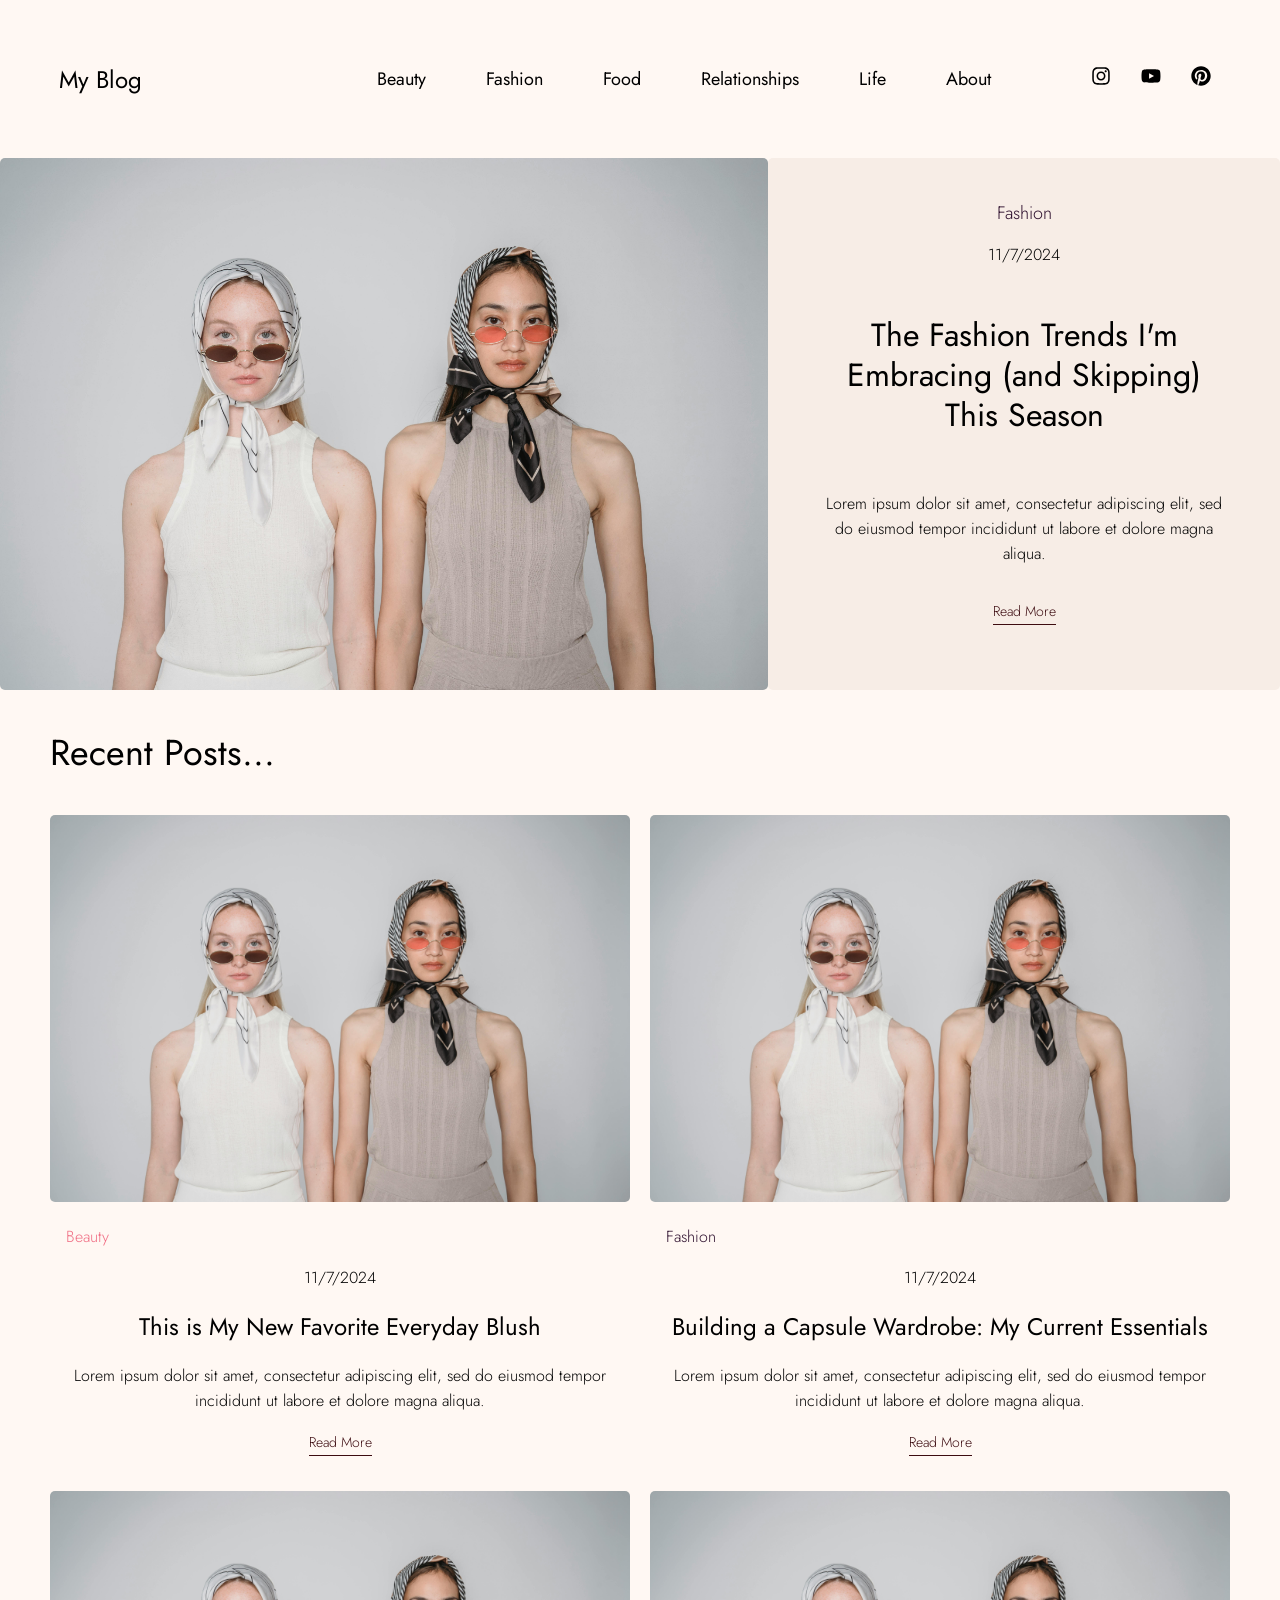
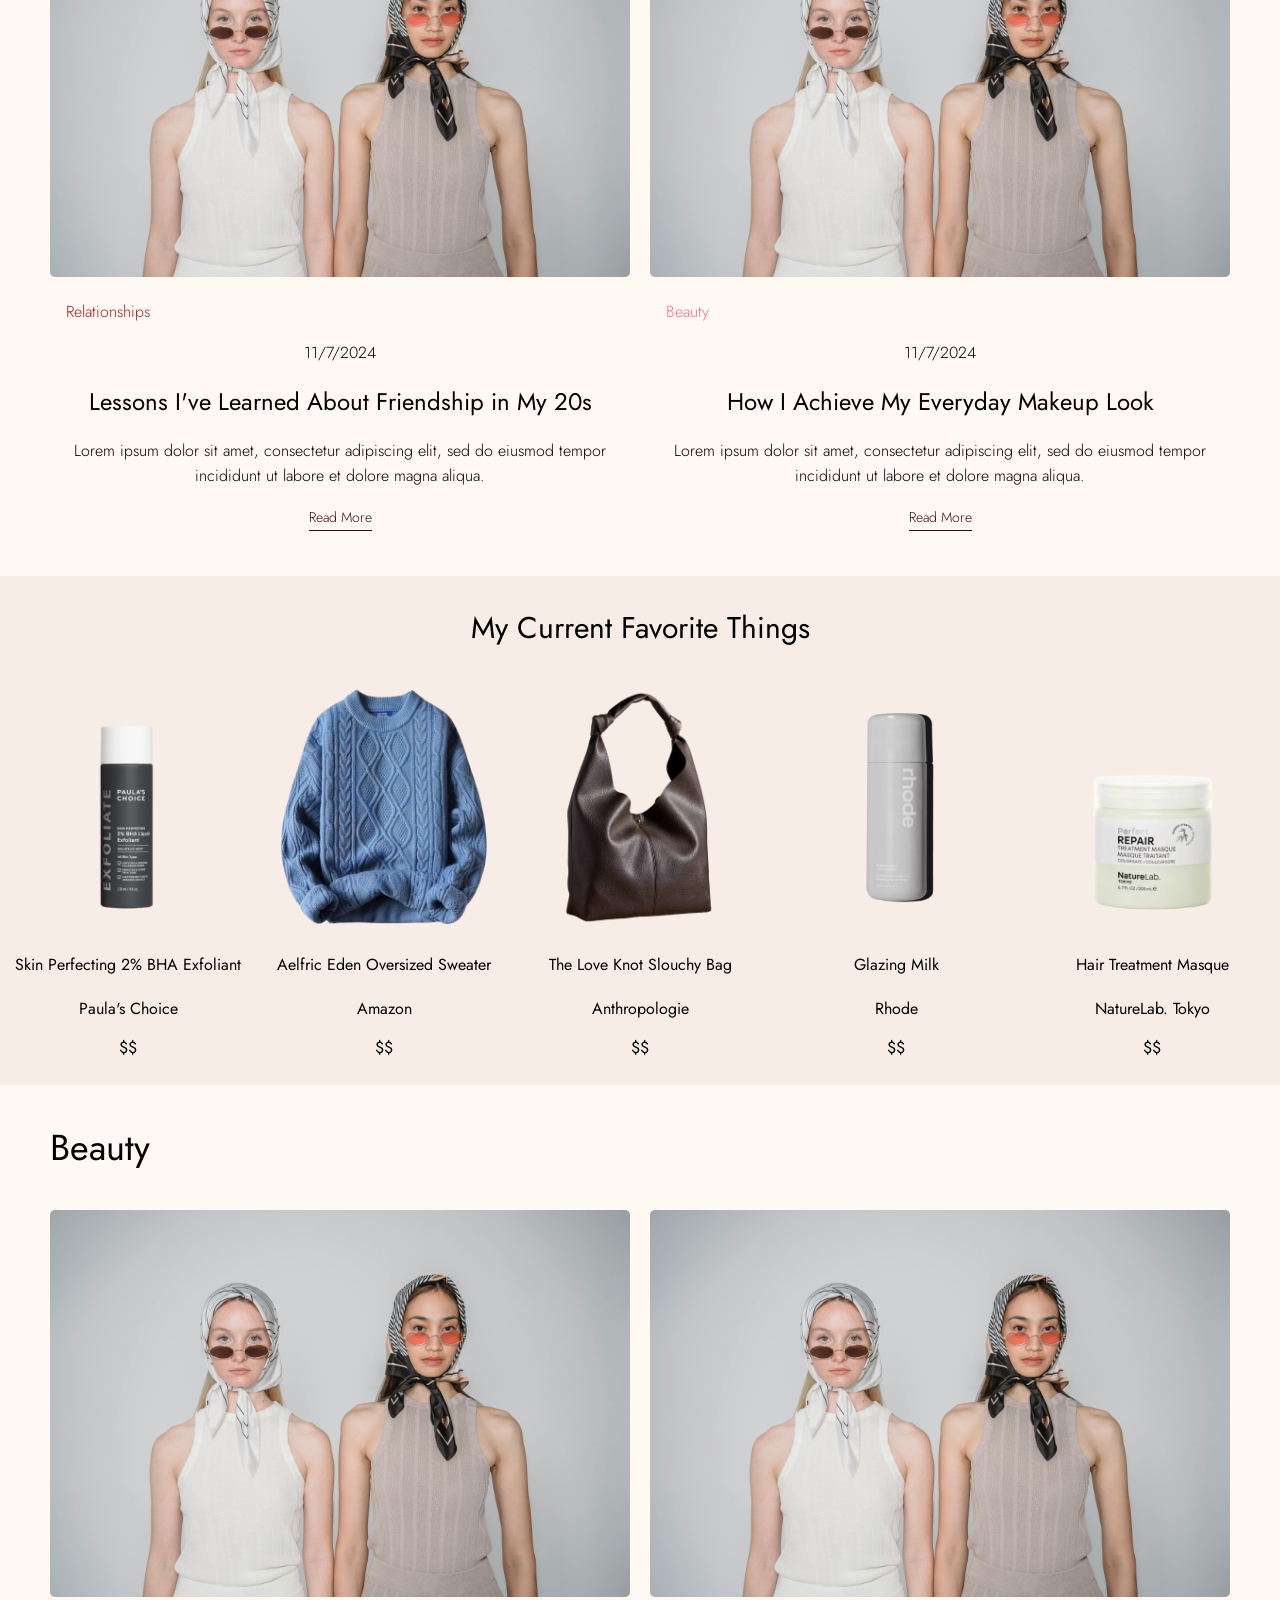
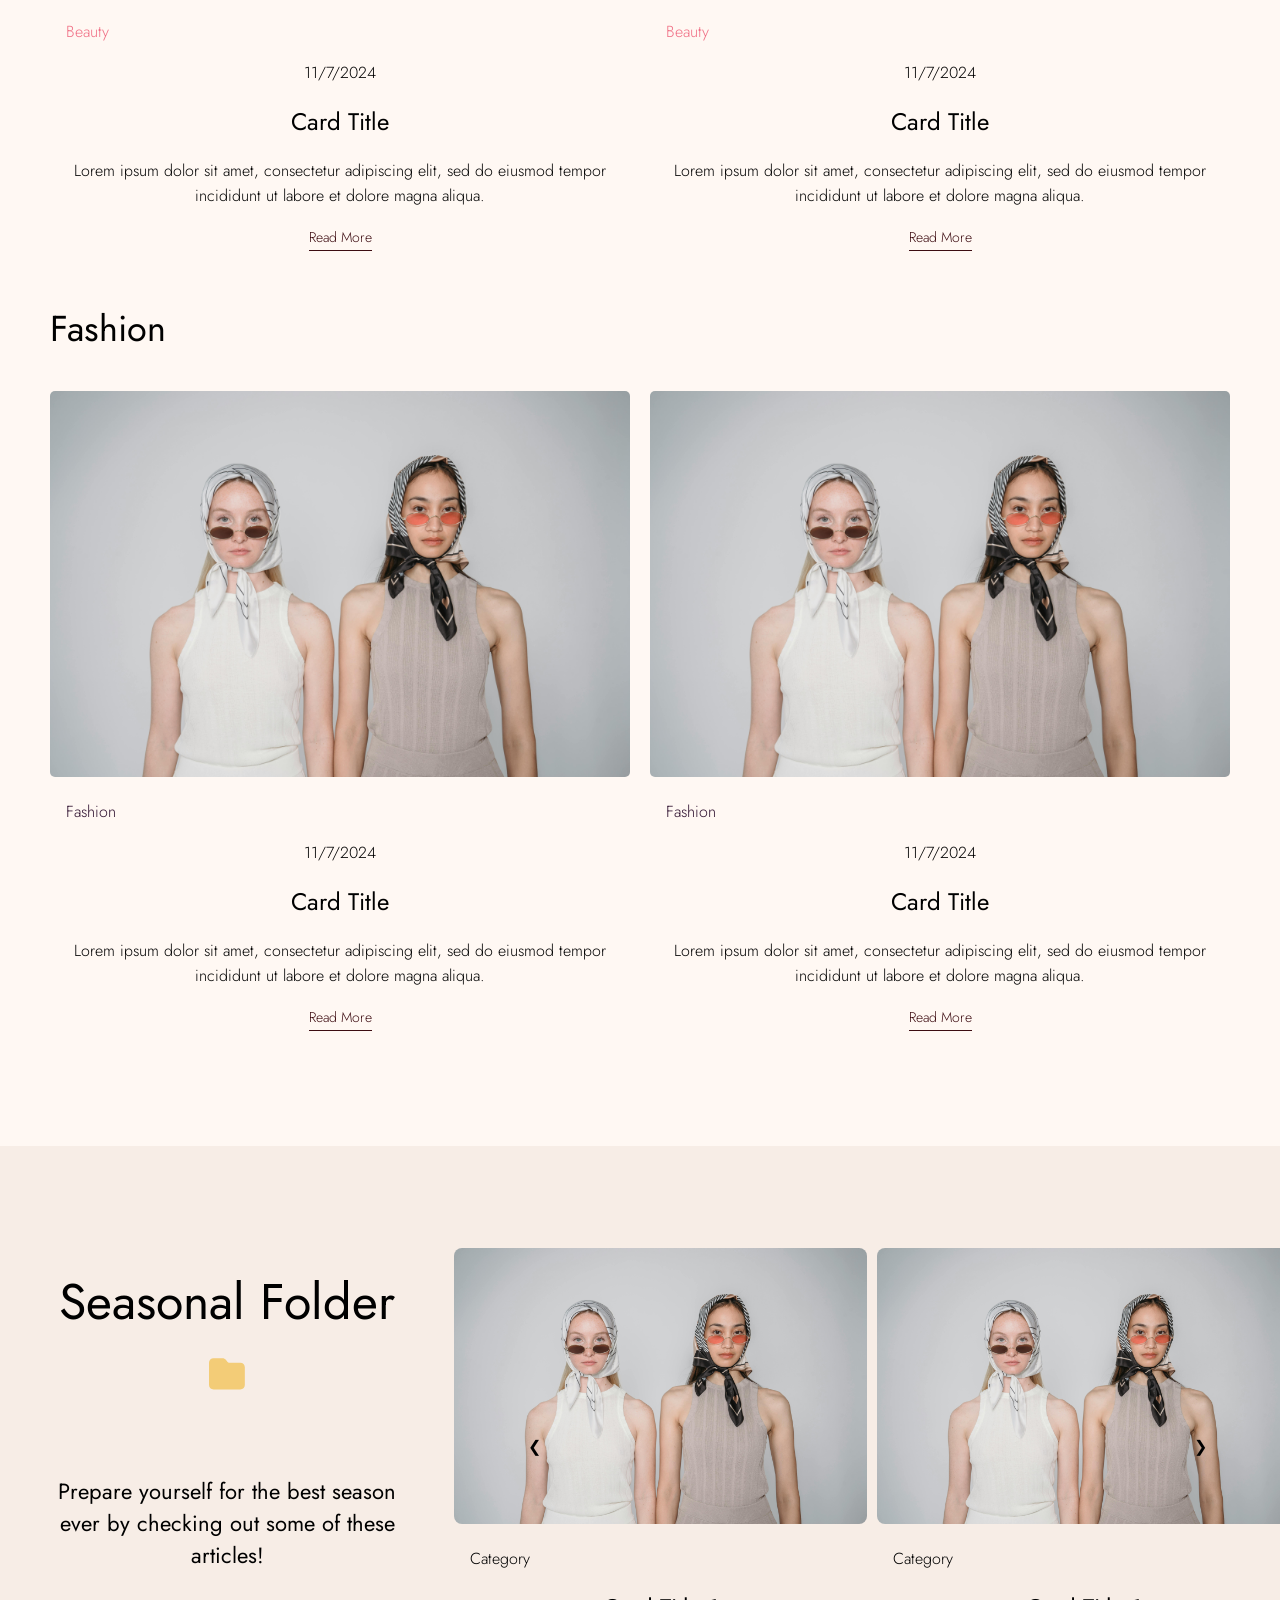
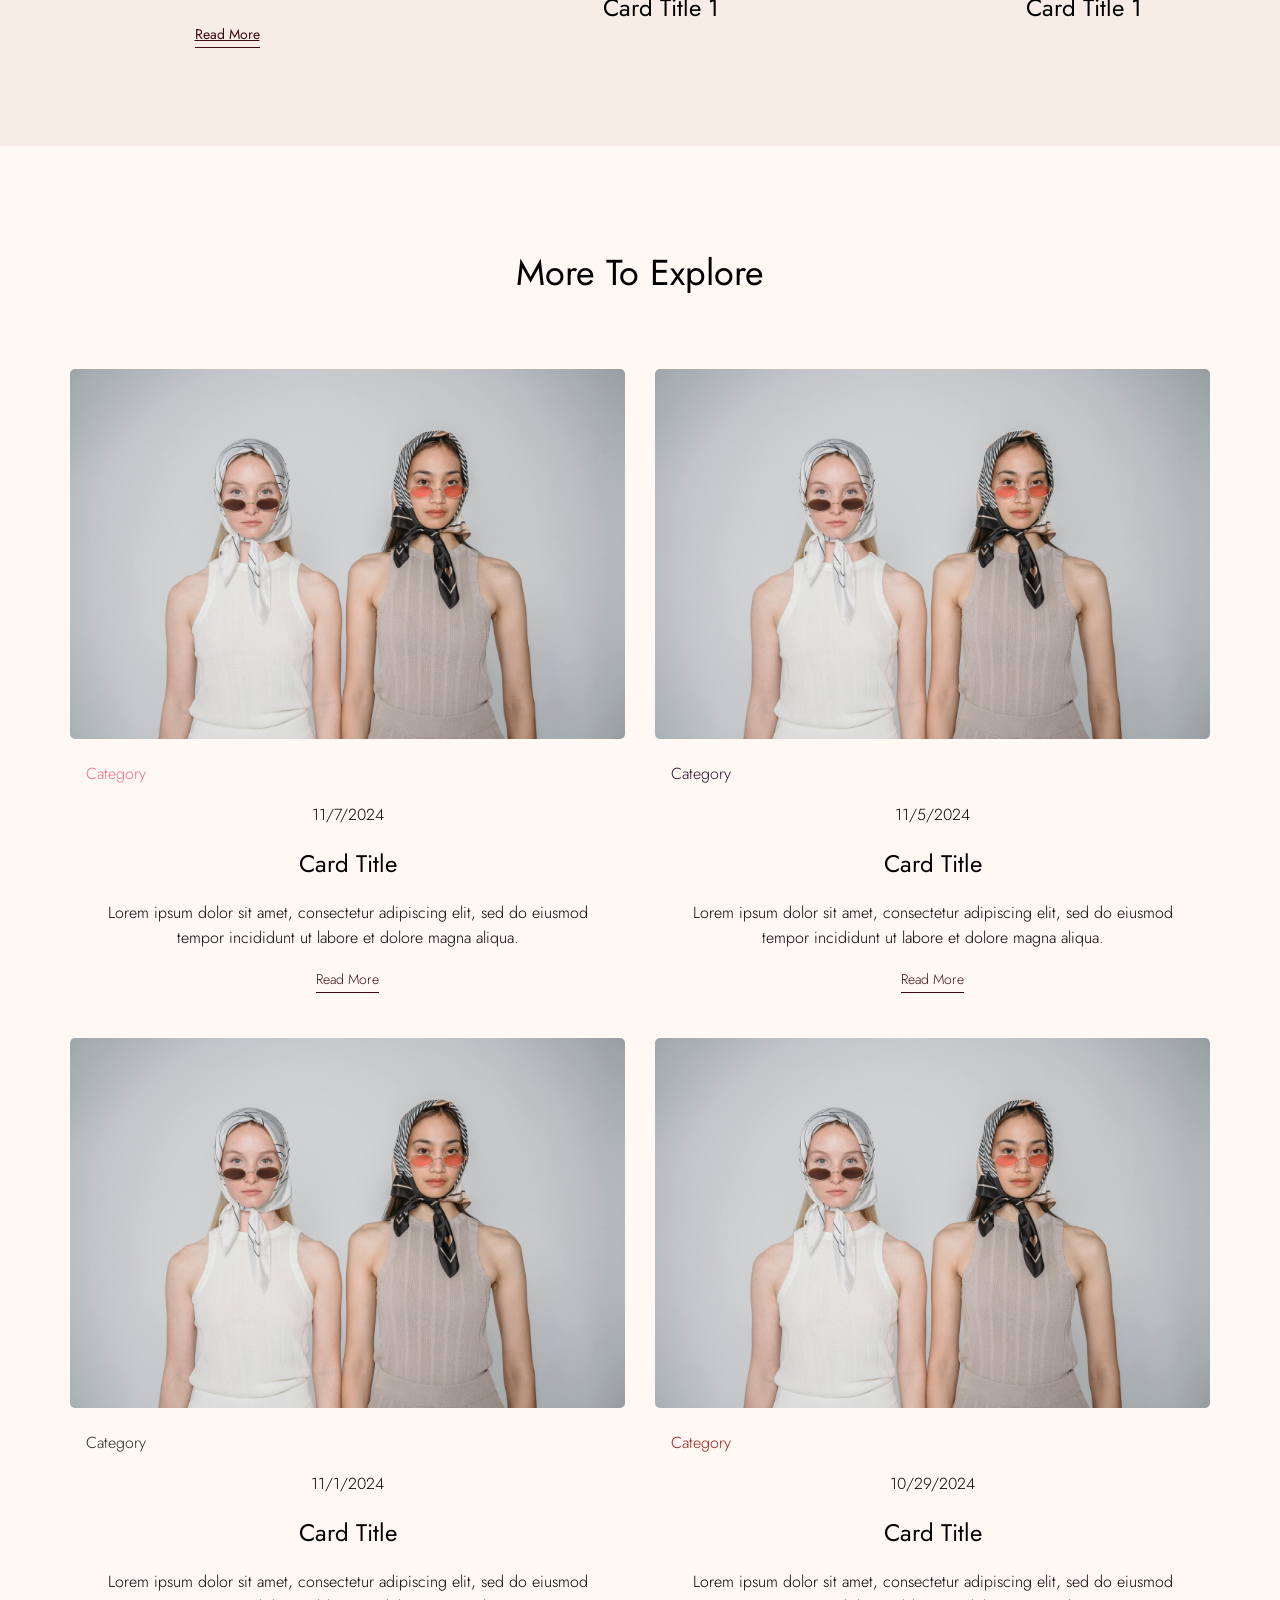
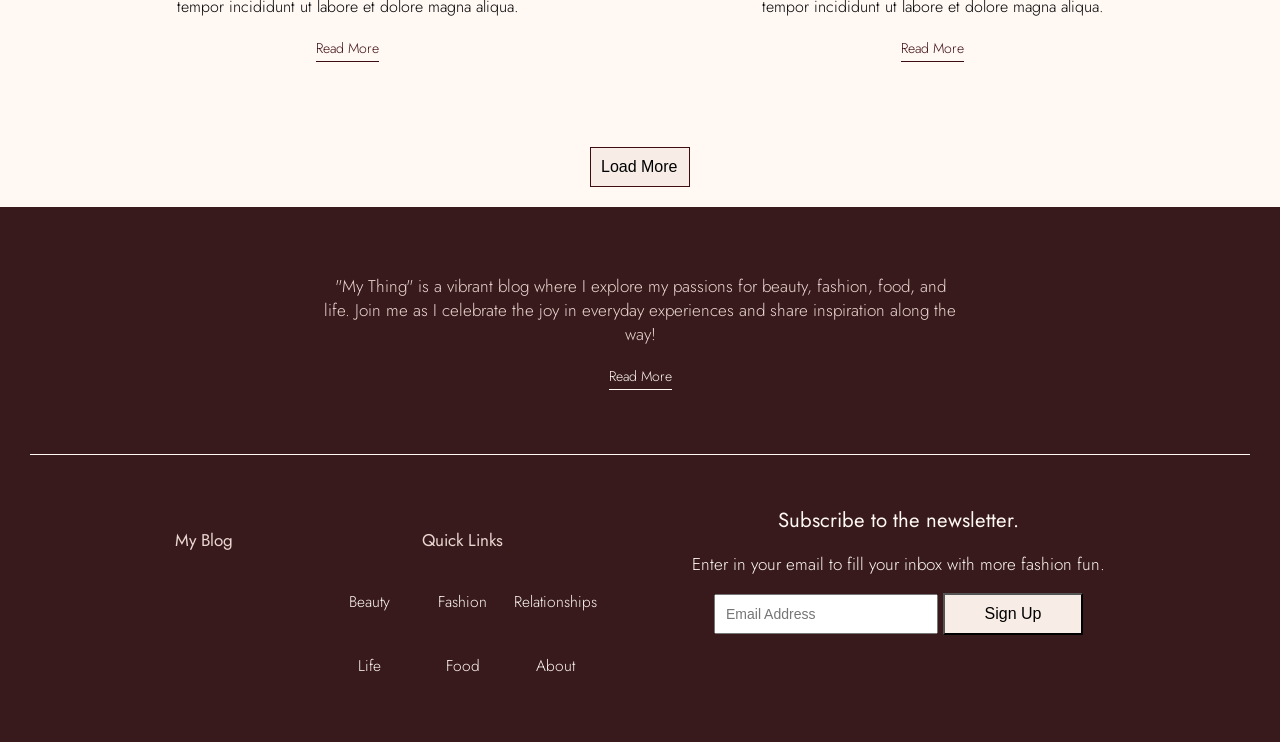
<file: index.html>
<!DOCTYPE html>
<html lang="en">
  <head>
    <meta charset="UTF-8">
    <meta name="viewport" content="width=device-width, initial-scale=1.0">
    <meta http-equiv="X-UA-Compatible" content="ie=edge">
    <title>My Blog</title>
    <link rel="preconnect" href="https://fonts.googleapis.com">
    <link rel="preconnect" href="https://fonts.gstatic.com" crossorigin>
    <link href="https://fonts.googleapis.com/css2?family=DM+Sans:ital,opsz,wght@0,9..40,100..1000;1,9..40,100..1000&family=Geist:wght@100..900&family=Inter:ital,opsz,wght@0,14..32,100..900;1,14..32,100..900&family=Jost:ital,wght@0,100..900;1,100..900&display=swap" rel="stylesheet">
    
    <link rel="preconnect" href="https://fonts.googleapis.com">
    <link rel="preconnect" href="https://fonts.gstatic.com" crossorigin>
    <link href="https://fonts.googleapis.com/css2?family=DM+Sans:ital,opsz,wght@0,9..40,100..1000;1,9..40,100..1000&family=Geist:wght@100..900&family=Inter:ital,opsz,wght@0,14..32,100..900;1,14..32,100..900&family=Jost:ital,wght@0,100..900;1,100..900&family=Poly:ital@0;1&display=swap" rel="stylesheet">
    <!--Google Font Icons-->
    <link rel="stylesheet" href="https://fonts.googleapis.com/css2?family=Material+Symbols+Outlined:opsz,wght,FILL,GRAD@20..48,100..700,0..1,-50..200&icon_names=arrow_forward_ios" />
    <link rel="stylesheet" href="https://cdn.jsdelivr.net/npm/swiper@11/swiper-bundle.min.css">
    <link rel="stylesheet" href="style.css">
  </head>
  <body>

    <!--OFF SCREEN MENU-->
    <div class="off-screen-menu" id="off-screen-menu">
      <ul>
        <li><a href="beauty.html">Beauty</a></li>
        <li><a href="fashion.html">Fashion</a></li>
        <li><a href="food.html">Food</a></li>
        <li><a href="relationships.html">Relationships</a></li>
        <li><a href="life.html">Life</a></li>
        <li><a href="#">About</a></li>
      </ul>

      <div class="footer-container">
           <div class="footer-social">
            <div class="nl-textbox">
              <h2>Subscribe to the newsletter.</h2>
              <p>Enter in your email to fill your inbox with more fashion fun.</p>
              <form>
                  <input type="email" id="email" placeholder="Email Address"/>
                  <label for="email"></label>
                  <button id="button"><a href="#">Sign Up</a></button>
                </form>
            </div>
           </div>
    </div>
    </div>
            <!--NAVBAR-->
        <nav class="navbar">
            <div class="logo"><a href="index.html">My Blog</a></div>
            <button class="hamburger-menu">
             <span></span>
             <span></span>
             <span></span>
            </button>
            
            <ul class="nav-links">
                <li><a href="/beauty.html">Beauty</a></li>
                <li><a href="fashion.html">Fashion</a></li>
                <li><a href="food.html">Food</a></li>
                <li><a href="relationships.html">Relationships</a></li>
                <li><a href="life.html">Life</a></li>
                <li><a href="#">About</a></li>

                <div class="socials-icon">
                    <svg xmlns="http://www.w3.org/2000/svg" viewBox="0 0 448 512" height="20" width="20"><!--!Font Awesome Free 6.6.0 by @fontawesome - https://fontawesome.com License - https://fontawesome.com/license/free Copyright 2024 Fonticons, Inc.--><path d="M224.1 141c-63.6 0-114.9 51.3-114.9 114.9s51.3 114.9 114.9 114.9S339 319.5 339 255.9 287.7 141 224.1 141zm0 189.6c-41.1 0-74.7-33.5-74.7-74.7s33.5-74.7 74.7-74.7 74.7 33.5 74.7 74.7-33.6 74.7-74.7 74.7zm146.4-194.3c0 14.9-12 26.8-26.8 26.8-14.9 0-26.8-12-26.8-26.8s12-26.8 26.8-26.8 26.8 12 26.8 26.8zm76.1 27.2c-1.7-35.9-9.9-67.7-36.2-93.9-26.2-26.2-58-34.4-93.9-36.2-37-2.1-147.9-2.1-184.9 0-35.8 1.7-67.6 9.9-93.9 36.1s-34.4 58-36.2 93.9c-2.1 37-2.1 147.9 0 184.9 1.7 35.9 9.9 67.7 36.2 93.9s58 34.4 93.9 36.2c37 2.1 147.9 2.1 184.9 0 35.9-1.7 67.7-9.9 93.9-36.2 26.2-26.2 34.4-58 36.2-93.9 2.1-37 2.1-147.8 0-184.8zM398.8 388c-7.8 19.6-22.9 34.7-42.6 42.6-29.5 11.7-99.5 9-132.1 9s-102.7 2.6-132.1-9c-19.6-7.8-34.7-22.9-42.6-42.6-11.7-29.5-9-99.5-9-132.1s-2.6-102.7 9-132.1c7.8-19.6 22.9-34.7 42.6-42.6 29.5-11.7 99.5-9 132.1-9s102.7-2.6 132.1 9c19.6 7.8 34.7 22.9 42.6 42.6 11.7 29.5 9 99.5 9 132.1s2.7 102.7-9 132.1z"/></svg>
                    <svg xmlns="http://www.w3.org/2000/svg" viewBox="0 0 576 512" height="20" width="20"><!--!Font Awesome Free 6.6.0 by @fontawesome - https://fontawesome.com License - https://fontawesome.com/license/free Copyright 2024 Fonticons, Inc.--><path d="M549.7 124.1c-6.3-23.7-24.8-42.3-48.3-48.6C458.8 64 288 64 288 64S117.2 64 74.6 75.5c-23.5 6.3-42 24.9-48.3 48.6-11.4 42.9-11.4 132.3-11.4 132.3s0 89.4 11.4 132.3c6.3 23.7 24.8 41.5 48.3 47.8C117.2 448 288 448 288 448s170.8 0 213.4-11.5c23.5-6.3 42-24.2 48.3-47.8 11.4-42.9 11.4-132.3 11.4-132.3s0-89.4-11.4-132.3zm-317.5 213.5V175.2l142.7 81.2-142.7 81.2z"/></svg>
                    <svg xmlns="http://www.w3.org/2000/svg" viewBox="0 0 496 512" height="20" width="20"><!--!Font Awesome Free 6.6.0 by @fontawesome - https://fontawesome.com License - https://fontawesome.com/license/free Copyright 2024 Fonticons, Inc.--><path d="M496 256c0 137-111 248-248 248-25.6 0-50.2-3.9-73.4-11.1 10.1-16.5 25.2-43.5 30.8-65 3-11.6 15.4-59 15.4-59 8.1 15.4 31.7 28.5 56.8 28.5 74.8 0 128.7-68.8 128.7-154.3 0-81.9-66.9-143.2-152.9-143.2-107 0-163.9 71.8-163.9 150.1 0 36.4 19.4 81.7 50.3 96.1 4.7 2.2 7.2 1.2 8.3-3.3 .8-3.4 5-20.3 6.9-28.1 .6-2.5 .3-4.7-1.7-7.1-10.1-12.5-18.3-35.3-18.3-56.6 0-54.7 41.4-107.6 112-107.6 60.9 0 103.6 41.5 103.6 100.9 0 67.1-33.9 113.6-78 113.6-24.3 0-42.6-20.1-36.7-44.8 7-29.5 20.5-61.3 20.5-82.6 0-19-10.2-34.9-31.4-34.9-24.9 0-44.9 25.7-44.9 60.2 0 22 7.4 36.8 7.4 36.8s-24.5 103.8-29 123.2c-5 21.4-3 51.6-.9 71.2C65.4 450.9 0 361.1 0 256 0 119 111 8 248 8s248 111 248 248z"/></svg>
                </div>
            </ul>
           
        </nav>

        <!--FEATURE-->
        <section class="feature-container" id="feature">
            <div id="feature-card">
              <img src="images/image-holder.jpg" alt="">
                <div class="card-content">
                    <a href="fashion.html" class="category fashion">Fashion</a>
                    <p class="date">11/7/2024</p>
                    <a href="blog-post-one.html"><h3>The Fashion Trends I'm Embracing (and Skipping) This Season </h3></a>
                    <p>Lorem ipsum dolor sit amet, consectetur adipiscing elit, sed do eiusmod tempor incididunt ut labore et dolore magna aliqua.</p>
                    <p class="read-more"><a href="blog-post-one.html">Read More</a></p>
                  </div>
            </div>

        </section>

        <!--RECENT POSTS-->
        <section class="latest-container" id="latest">
          <h3>Recent Posts...</h3>
            <div class="grid-container">
                <div class="card">
                  <a href="#"><img src="images/image-holder.jpg" alt=""></a>
                  <div class="card-content">
                      <p class="category beauty">Beauty</p>
                      <p class="date">11/7/2024</p>
                      <a href="blog-post-one.html"><h3>This is My New Favorite Everyday Blush</h3></a>
                      <p>Lorem ipsum dolor sit amet, consectetur adipiscing elit, sed do eiusmod tempor incididunt ut labore et dolore magna aliqua.</p>
                      <p class="read-more"><a href="#">Read More</a></p>
                    </div>
                </div>

                <div class="card">
                  <a href="#"><img src="images/image-holder.jpg" alt=""></a>
                    <div class="card-content">
                        <p class="category fashion">Fashion</p>
                        <p class="date">11/7/2024</p>
                        <a href="blog-post-one.html"><h3>Building a Capsule Wardrobe: My Current Essentials
                        </h3></a>
                        <p>Lorem ipsum dolor sit amet, consectetur adipiscing elit, sed do eiusmod tempor incididunt ut labore et dolore magna aliqua.</p>
                        <p class="read-more"><a href="#">Read More</a></p>
                      </div>
                </div>

                <div class="card">
                  <a href="#"><img src="images/image-holder.jpg" alt=""></a>
                    <div class="card-content">
                        <p class="category relationships">Relationships</p>
                        <p class="date">11/7/2024</p>
                        <a href="blog-post-one.html"><h3>Lessons I've Learned About Friendship in My 20s</h3></a>
                        <p>Lorem ipsum dolor sit amet, consectetur adipiscing elit, sed do eiusmod tempor incididunt ut labore et dolore magna aliqua.</p>
                        <p class="read-more"><a href="#">Read More</a></p>
                      </div>
                </div>

                <div class="card">
                  <a href="#"><img src="images/image-holder.jpg" alt=""></a>
                    <div class="card-content">
                        <p class="category beauty">Beauty</p>
                        <p class="date">11/7/2024</p>
                        <a href="blog-post-one.html"><h3>How I Achieve My Everyday Makeup Look</h3></a>
                        <p>Lorem ipsum dolor sit amet, consectetur adipiscing elit, sed do eiusmod tempor incididunt ut labore et dolore magna aliqua.</p>
                        <p class="read-more"><a href="#">Read More</a></p>
                      </div>
                </div>
            </div>
        </section>

        <!--FAVORITE THINGS-->
        <section class="fav-container" id="favorites">
                <h3>My Current Favorite Things</h3>
                <div class="card-slider">
                    <div class="fav-card">
                       <a href="#"><img src="images/paulas choice.png" alt=""></a>
                        <h4 class="brand-name">Skin Perfecting 2% BHA Exfoliant</h4>
                        <p class="product-name">Paula's Choice</p>
                        <p class="price">$$</p>
                    </div>

                    <div class="fav-card">
                       <a href="#"><img src="images/eden sweater.png" alt=""></a>
                        <h4 class="brand-name">Aelfric Eden Oversized Sweater</h4>
                        <p class="product-name">Amazon</p>
                        <p class="price">$$</p>
                    </div>

                    <div class="fav-card">
                       <a href="#"><img src="images/anthropologie bag.png" alt=""></a>
                        <h4 class="brand-name">The Love Knot Slouchy Bag</h4>
                        <p class="product-name">Anthropologie</p>
                        <p class="price">$$</p>
                    </div>

                    <div class="fav-card">
                       <a href="#"><img src="images/rhode.webp" alt=""></a>
                        <h4 class="brand-name">Glazing Milk</h4>
                        <p class="product-name">Rhode</p>
                        <p class="price">$$</p>
                    </div>

                    <div class="fav-card">
                       <a href="#"><img src="images/hairmask.png" alt=""></a>
                        <h4 class="brand-name">Hair Treatment Masque</h4>
                        <p class="product-name">NatureLab. Tokyo</p>
                        <p class="price">$$</p>
                    </div>
                </div>
           
        </section>

        <section class="latest-container one">
            <h3>Beauty</h3>
              <div class="flex-container-two">
                  <div class="card">
                    <a href="#"><img src="images/image-holder.jpg" alt=""></a>
                      <div class="card-content">
                          <p class="category beauty">Beauty</p>
                          <p class="date">11/7/2024</p>
                          <a href="blog-post-one.html"><h3>Card Title</h3></a>
                          <p>Lorem ipsum dolor sit amet, consectetur adipiscing elit, sed do eiusmod tempor incididunt ut labore et dolore magna aliqua.</p>
                          <p class="read-more"><a href="#">Read More</a></p>
                        </div>
                  </div>
  
                  <div class="card">
                    <a href="#"><img src="images/image-holder.jpg" alt=""></a>
                      <div class="card-content">
                          <p class="category beauty">Beauty</p>
                          <p class="date">11/7/2024</p>
                          <a href="blog-post-one.html"><h3>Card Title</h3></a>
                          <p>Lorem ipsum dolor sit amet, consectetur adipiscing elit, sed do eiusmod tempor incididunt ut labore et dolore magna aliqua.</p>
                          <p class="read-more"><a href="#">Read More</a></p>
                        </div>
                  </div>
              </div>
          </section>
          
        <section class="latest-container two">
            <h3>Fashion</h3>
              <div class="flex-container-two">
                  <div class="card">
                    <a href="#"><img src="images/image-holder.jpg" alt=""></a>
                      <div class="card-content">
                          <p class="category fashion">Fashion</p>
                          <p class="date">11/7/2024</p>
                          <a href="blog-post-one.html"><h3>Card Title</h3></a>
                          <p>Lorem ipsum dolor sit amet, consectetur adipiscing elit, sed do eiusmod tempor incididunt ut labore et dolore magna aliqua.</p>
                          <p class="read-more"><a href="#">Read More</a></p>
                        </div>
                  </div>
  
                  <div class="card">
                    <a href="#"><img src="images/image-holder.jpg" alt=""></a>
                      <div class="card-content">
                          <p class="category fashion">Fashion</p>
                          <p class="date">11/7/2024</p>
                          <a href="blog-post-one.html"><h3>Card Title</h3></a>
                          <p>Lorem ipsum dolor sit amet, consectetur adipiscing elit, sed do eiusmod tempor incididunt ut labore et dolore magna aliqua.</p>
                          <p class="read-more"><a href="#">Read More</a></p>
                        </div>
                  </div>
              </div>
          </section>

         <!--SEASONAL-->
        <section class="seasonal-container"> 
            <div class="seasonal-title">
            <h2>Seasonal Folder
                <svg xmlns="http://www.w3.org/2000/svg" viewBox="0 0 512 512" height="2.8vw" width="2.8vw"><!--!Font Awesome Free 6.6.0 by @fontawesome - https://fontawesome.com License - https://fontawesome.com/license/free Copyright 2024 Fonticons, Inc.--><path fill="#f3cc77" d="M64 480H448c35.3 0 64-28.7 64-64V160c0-35.3-28.7-64-64-64H288c-10.1 0-19.6-4.7-25.6-12.8L243.2 57.6C231.1 41.5 212.1 32 192 32H64C28.7 32 0 60.7 0 96V416c0 35.3 28.7 64 64 64z"/></svg>
            </h2>
            <p>Prepare yourself for the best season ever by checking out some of these articles!</p>
            <p class="read-more"><a href="#">Read More</a></p>
            </div>
             
            <div class="seasonal-content">
            <div class="slider-container-s" data-slider="1">
                <button class="prev" onclick="prevSlide(1)">❮</button>
               <div class="card-slider-s">
                <div class="card-s">
                  <a href="#"><img src="images/image-holder.jpg" alt=""></a>
                    <div class="card-content">
                        <p class="category">Category</p>
                        <a href="blog-post-one.html"><h3>Card Title 1</h3></a>
                      </div>
                </div>

                <div class="card-s">
                  <a href="#"><img src="images/image-holder.jpg" alt=""></a>
                    <div class="card-content">
                        <p class="category">Category</p>
                        <a href="blog-post-one.html"><h3>Card Title 1</h3></a>
                       
                      </div>
                </div>

                <div class="card-s">
                  <a href="#"><img src="images/image-holder.jpg" alt=""></a>
                    <div class="card-content">
                        <p class="category">Category</p>
                        <a href="blog-post-one.html"><h3>Card Title 1</h3></a>
                        
                      </div>
                </div>

                <div class="card-s">
                  <a href="#"><img src="images/image-holder.jpg" alt=""></a>
                    <div class="card-content">
                        <p class="category">Category</p>
                        <a href="blog-post-one.html"><h3>Card Title 1</h3></a>
                        
                      </div>
                </div>
              </div>
              <button class="next" onclick="nextSlide(1)">❯</button>
            </div>
            </div>
        </section>

        <!--MORE TO EXPLORE-->
        <h2 class="explore-title">More To Explore</h2>
        <section class="flex-container">
                <div class="card">
                  <a href="#"><img src="images/image-holder.jpg" alt=""></a>
                    <div class="card-content">
                        <p class="category beauty">Category</p>
                        <p class="date">11/7/2024</p>
                        <a href="blog-post-one.html"><h3>Card Title</h3></a>
                        <p>Lorem ipsum dolor sit amet, consectetur adipiscing elit, sed do eiusmod tempor incididunt ut labore et dolore magna aliqua.</p>
                        <p class="read-more"><a href="#">Read More</a></p>
                      </div>
                </div>
                <div class="card">
                  <a href="#"><img src="images/image-holder.jpg" alt=""></a>
                    <div class="card-content">
                      <p class="category fashion">Category</p>
                        <p class="date">11/5/2024</p>
                        <h3>Card Title </h3>
                        <p>Lorem ipsum dolor sit amet, consectetur adipiscing elit, sed do eiusmod tempor incididunt ut labore et dolore magna aliqua.</p>
                        <p class="read-more"><a href="#">Read More</a></p>
                      </div>
                </div>
                
                <div class="card">
                  <a href="#"><img src="images/image-holder.jpg" alt=""></a>
                    <div class="card-content">
                      <p class="category life">Category</p>
                        <p class="date">11/1/2024</p>
                        <h3>Card Title</h3>
                        <p>Lorem ipsum dolor sit amet, consectetur adipiscing elit, sed do eiusmod tempor incididunt ut labore et dolore magna aliqua.</p>
                        <p class="read-more"><a href="#">Read More</a></p>
                      </div>
                </div>
                <div class="card">
                  <a href="#"><img src="images/image-holder.jpg" alt=""></a>
                    <div class="card-content">
                      <p class="category relationships">Category</p>
                        <p class="date">10/29/2024</p>
                        <h3>Card Title</h3>
                        <p>Lorem ipsum dolor sit amet, consectetur adipiscing elit, sed do eiusmod tempor incididunt ut labore et dolore magna aliqua.</p>
                        <p class="read-more"><a href="#">Read More</a></p>
                      </div>
                </div>
           
                <div class="card hidden-card">
                  <a href="#"><img src="images/image-holder.jpg" alt=""></a>
                    <div class="card-content">
                      <p class="category">Category</p>
                        <p class="date">10/20/2024</p>
                        <h3>Card Title</h3>
                        <p>Lorem ipsum dolor sit amet, consectetur adipiscing elit, sed do eiusmod tempor incididunt ut labore et dolore magna aliqua.</p>
                        <p class="read-more"><a href="#">Read More</a></p>
                      </div>
                </div>
                <div class="card hidden-card">
                  <a href="#"><img src="images/image-holder.jpg" alt=""></a>
                    <div class="card-content">
                      <p class="category">Category</p>
                        <p class="date">10/18/2024</p>
                        <h3>Card Title</h3>
                        <p>Lorem ipsum dolor sit amet, consectetur adipiscing elit, sed do eiusmod tempor incididunt ut labore et dolore magna aliqua.</p>
                        <p class="read-more"><a href="#">Read More</a></p>
                      </div>
                </div>

                <div class="card hidden-card">
                  <a href="#"><img src="images/image-holder.jpg" alt=""></a>
                    <div class="card-content">
                      <p class="category">Category</p>
                        <p class="date">10/20/2024</p>
                        <h3>Card Title</h3>
                        <p>Lorem ipsum dolor sit amet, consectetur adipiscing elit, sed do eiusmod tempor incididunt ut labore et dolore magna aliqua.</p>
                        <p class="read-more"><a href="#">Read More</a></p>
                      </div>
                </div>
                <div class="card hidden-card">
                  <a href="#"><img src="images/image-holder.jpg" alt=""></a>
                    <div class="card-content">
                      <p class="category">Category</p>
                        <p class="date">10/18/2024</p>
                        <h3>Card Title</h3>
                        <p>Lorem ipsum dolor sit amet, consectetur adipiscing elit, sed do eiusmod tempor incididunt ut labore et dolore magna aliqua.</p>
                        <p class="read-more"><a href="#">Read More</a></p>
                      </div>
                </div>
        </section>

        <button id="loadMore">Load More</button>

        <!--FOOTER-->
       <footer>
        <div class="footer-container">
            <div class="footer-description">
                <p>"My Thing" is a vibrant blog where I explore my passions for beauty, fashion, food, and life. Join me as I celebrate the joy in everyday experiences and share inspiration along the way!</p>
                <p class="read-more"><a href="#">Read More</a></p>
            </div>

            <div class="footer-content">
               <div class="footer-logo">
                <h4 class="footer-title">My Blog</h4>
               </div>

               <div class="footer-links">
                <h4 class="footer-title">Quick Links</h4>
                <div class="quick-links">
                    <a href="beauty.html"><p>Beauty</p></a>
                    <a href="fashion.html"><p>Fashion</p></a>
                    <a href="relationships.html"><p>Relationships</p></a>
                    <a href="life.html"><p>Life</p></a>
                    <a href="food.html"><p>Food</p></a>
                    <a href="about.html"><p>About</p></a>
                </div>

               </div>

               <div class="footer-social">
                <div class="nl-textbox">
                  <h2>Subscribe to the newsletter.</h2>
                  <p>Enter in your email to fill your inbox with more fashion fun.</p>
                  <form>
                      <input type="email" id="email" placeholder="Email Address"/>
                      <label for="email"></label>
                      <button id="button"><a href="#">Sign Up</a></button>
                    </form>
                </div>
               </div>
            </div>
        </div>
        
       </footer>

    <script src="index.js"></script>
    <script src="https://cdn.jsdelivr.net/npm/swiper@11/swiper-bundle.min.js"></script>
  </body>
</html>
</file>
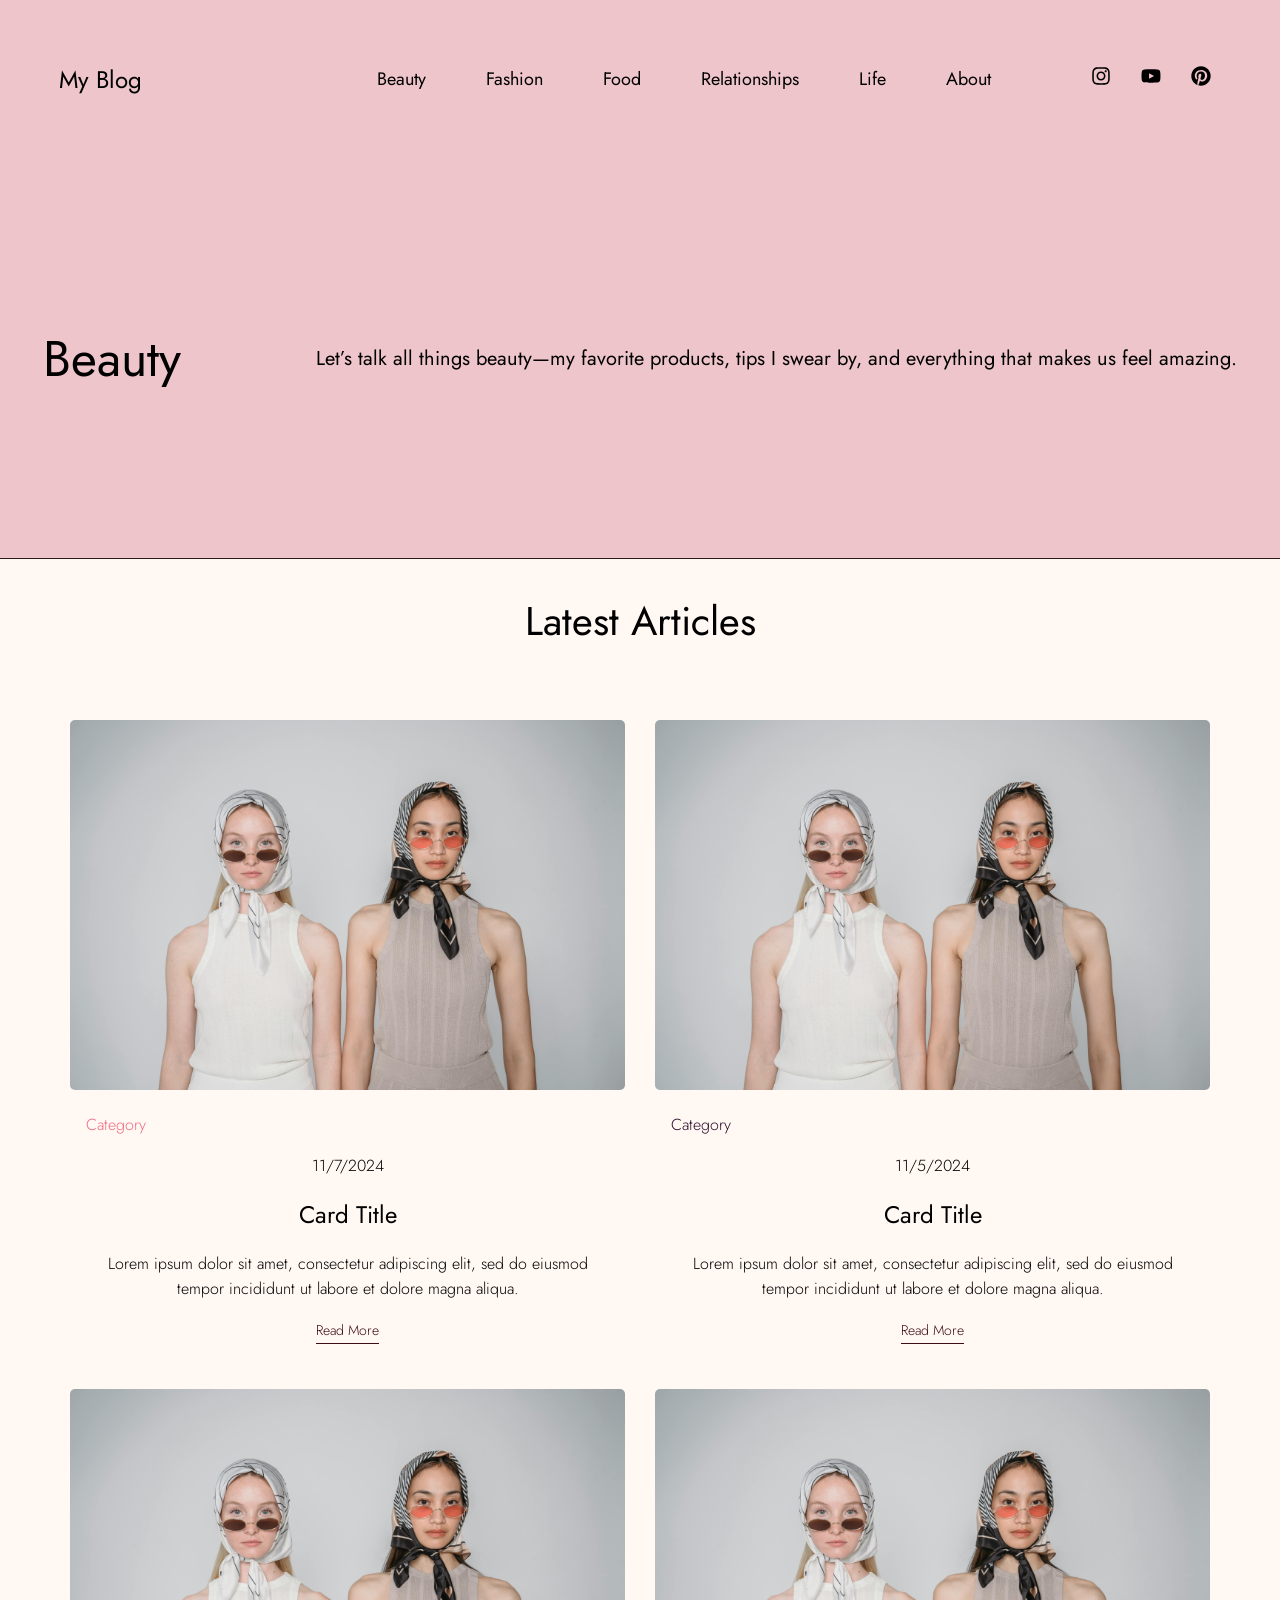
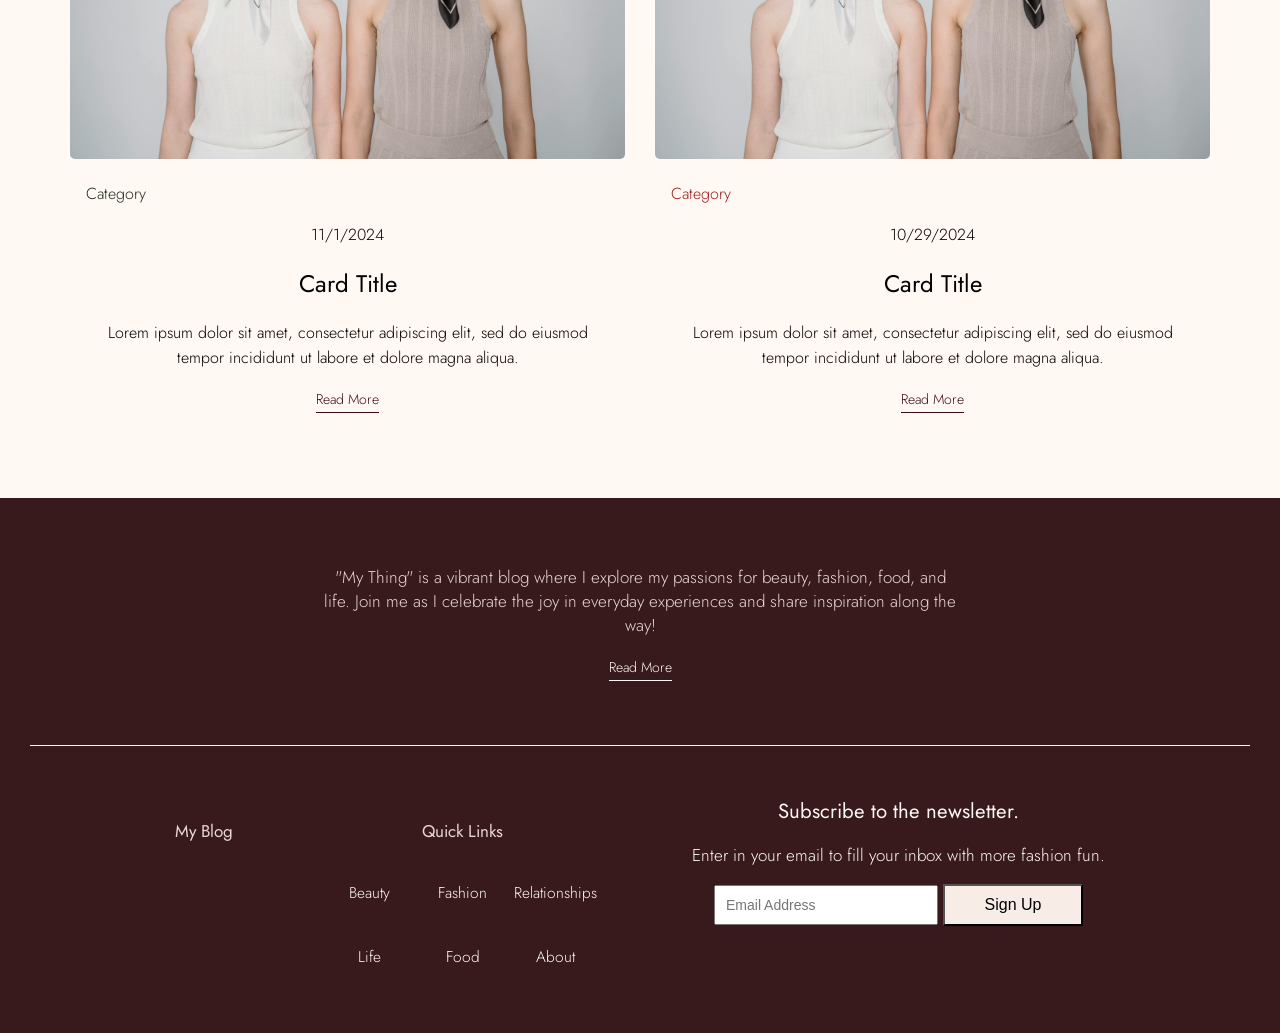
<file: beauty.html>
<!DOCTYPE html>
<html lang="en">
  <head>
    <meta charset="UTF-8">
    <meta name="viewport" content="width=device-width, initial-scale=1.0">
    <meta http-equiv="X-UA-Compatible" content="ie=edge">
    <title>Fashion Blog</title>
    <link rel="preconnect" href="https://fonts.googleapis.com">
    <link rel="preconnect" href="https://fonts.gstatic.com" crossorigin>
    <link href="https://fonts.googleapis.com/css2?family=DM+Sans:ital,opsz,wght@0,9..40,100..1000;1,9..40,100..1000&family=Geist:wght@100..900&family=Inter:ital,opsz,wght@0,14..32,100..900;1,14..32,100..900&family=Jost:ital,wght@0,100..900;1,100..900&display=swap" rel="stylesheet">
    
    <link rel="preconnect" href="https://fonts.googleapis.com">
    <link rel="preconnect" href="https://fonts.gstatic.com" crossorigin>
    <link href="https://fonts.googleapis.com/css2?family=DM+Sans:ital,opsz,wght@0,9..40,100..1000;1,9..40,100..1000&family=Geist:wght@100..900&family=Inter:ital,opsz,wght@0,14..32,100..900;1,14..32,100..900&family=Jost:ital,wght@0,100..900;1,100..900&family=Poly:ital@0;1&display=swap" rel="stylesheet">
    <!--Google Font Icons-->
    <link rel="stylesheet" href="https://fonts.googleapis.com/css2?family=Material+Symbols+Outlined:opsz,wght,FILL,GRAD@20..48,100..700,0..1,-50..200&icon_names=arrow_forward_ios" />
    <link rel="stylesheet" href="https://cdn.jsdelivr.net/npm/swiper@11/swiper-bundle.min.css">
    <link rel="stylesheet" href="style.css">
  </head>
  <body>

    <!--OFF SCREEN MENU-->
    <div class="off-screen-menu" id="off-screen-menu" style="z-index: 15;">
      <ul>
        <li><a href="beauty.html">Beauty</a></li>
        <li><a href="fashion.html">Fashion</a></li>
        <li><a href="food.html">Food</a></li>
        <li><a href="relationships.html">Relationships</a></li>
        <li><a href="life.html">Life</a></li>
        <li><a href="#">About</a></li>
      </ul>
      <button class="close-menu" id="close-menu">✕</button>


      <div class="footer-container">
           <div class="footer-social">
            <div class="nl-textbox">
              <h2>Subscribe to the newsletter.</h2>
              <p>Enter in your email to fill your inbox with more fashion fun.</p>
              <form>
                  <input type="email" id="email" placeholder="Email Address"/>
                  <label for="email"></label>
                  <button id="button"><a href="#">Sign Up</a></button>
                </form>
            </div>
           </div>
    </div>
    </div>
            <!--NAVBAR-->
        <nav class="navbar" style="background-color:#eec5ca;">
            <div class="logo"><a href="index.html">My Blog</a></div>
            <button class="hamburger-menu">
             <span></span>
             <span></span>
             <span></span>
            </button>
            
            <ul class="nav-links">
                <li><a href="/beauty.html">Beauty</a></li>
                <li><a href="fashion.html">Fashion</a></li>
                <li><a href="food.html">Food</a></li>
                <li><a href="relationships.html">Relationships</a></li>
                <li><a href="life.html">Life</a></li>
                <li><a href="#">About</a></li>

                <div class="socials-icon">
                    <svg xmlns="http://www.w3.org/2000/svg" viewBox="0 0 448 512" height="20" width="20"><!--!Font Awesome Free 6.6.0 by @fontawesome - https://fontawesome.com License - https://fontawesome.com/license/free Copyright 2024 Fonticons, Inc.--><path d="M224.1 141c-63.6 0-114.9 51.3-114.9 114.9s51.3 114.9 114.9 114.9S339 319.5 339 255.9 287.7 141 224.1 141zm0 189.6c-41.1 0-74.7-33.5-74.7-74.7s33.5-74.7 74.7-74.7 74.7 33.5 74.7 74.7-33.6 74.7-74.7 74.7zm146.4-194.3c0 14.9-12 26.8-26.8 26.8-14.9 0-26.8-12-26.8-26.8s12-26.8 26.8-26.8 26.8 12 26.8 26.8zm76.1 27.2c-1.7-35.9-9.9-67.7-36.2-93.9-26.2-26.2-58-34.4-93.9-36.2-37-2.1-147.9-2.1-184.9 0-35.8 1.7-67.6 9.9-93.9 36.1s-34.4 58-36.2 93.9c-2.1 37-2.1 147.9 0 184.9 1.7 35.9 9.9 67.7 36.2 93.9s58 34.4 93.9 36.2c37 2.1 147.9 2.1 184.9 0 35.9-1.7 67.7-9.9 93.9-36.2 26.2-26.2 34.4-58 36.2-93.9 2.1-37 2.1-147.8 0-184.8zM398.8 388c-7.8 19.6-22.9 34.7-42.6 42.6-29.5 11.7-99.5 9-132.1 9s-102.7 2.6-132.1-9c-19.6-7.8-34.7-22.9-42.6-42.6-11.7-29.5-9-99.5-9-132.1s-2.6-102.7 9-132.1c7.8-19.6 22.9-34.7 42.6-42.6 29.5-11.7 99.5-9 132.1-9s102.7-2.6 132.1 9c19.6 7.8 34.7 22.9 42.6 42.6 11.7 29.5 9 99.5 9 132.1s2.7 102.7-9 132.1z"/></svg>
                    <svg xmlns="http://www.w3.org/2000/svg" viewBox="0 0 576 512" height="20" width="20"><!--!Font Awesome Free 6.6.0 by @fontawesome - https://fontawesome.com License - https://fontawesome.com/license/free Copyright 2024 Fonticons, Inc.--><path d="M549.7 124.1c-6.3-23.7-24.8-42.3-48.3-48.6C458.8 64 288 64 288 64S117.2 64 74.6 75.5c-23.5 6.3-42 24.9-48.3 48.6-11.4 42.9-11.4 132.3-11.4 132.3s0 89.4 11.4 132.3c6.3 23.7 24.8 41.5 48.3 47.8C117.2 448 288 448 288 448s170.8 0 213.4-11.5c23.5-6.3 42-24.2 48.3-47.8 11.4-42.9 11.4-132.3 11.4-132.3s0-89.4-11.4-132.3zm-317.5 213.5V175.2l142.7 81.2-142.7 81.2z"/></svg>
                    <svg xmlns="http://www.w3.org/2000/svg" viewBox="0 0 496 512" height="20" width="20"><!--!Font Awesome Free 6.6.0 by @fontawesome - https://fontawesome.com License - https://fontawesome.com/license/free Copyright 2024 Fonticons, Inc.--><path d="M496 256c0 137-111 248-248 248-25.6 0-50.2-3.9-73.4-11.1 10.1-16.5 25.2-43.5 30.8-65 3-11.6 15.4-59 15.4-59 8.1 15.4 31.7 28.5 56.8 28.5 74.8 0 128.7-68.8 128.7-154.3 0-81.9-66.9-143.2-152.9-143.2-107 0-163.9 71.8-163.9 150.1 0 36.4 19.4 81.7 50.3 96.1 4.7 2.2 7.2 1.2 8.3-3.3 .8-3.4 5-20.3 6.9-28.1 .6-2.5 .3-4.7-1.7-7.1-10.1-12.5-18.3-35.3-18.3-56.6 0-54.7 41.4-107.6 112-107.6 60.9 0 103.6 41.5 103.6 100.9 0 67.1-33.9 113.6-78 113.6-24.3 0-42.6-20.1-36.7-44.8 7-29.5 20.5-61.3 20.5-82.6 0-19-10.2-34.9-31.4-34.9-24.9 0-44.9 25.7-44.9 60.2 0 22 7.4 36.8 7.4 36.8s-24.5 103.8-29 123.2c-5 21.4-3 51.6-.9 71.2C65.4 450.9 0 361.1 0 256 0 119 111 8 248 8s248 111 248 248z"/></svg>
                </div>
            </ul>
           
        </nav>

        
        <section>
            <div class="page-header-container">
                <h2 class="page-header-title">Beauty</h2>
                <p class="page-header-caption">Let’s talk all things beauty—my favorite products, tips I swear by, and everything that makes us feel amazing.</p>
            </div>
        </section>

        
            <div class="page-content">
                <h2 class="page-content-title">Latest Articles</h2>

            </div>

            <section class="flex-container">
              
              <div class="card">
                <a href="#"><img src="images/image-holder.jpg" alt=""></a>
                  <div class="card-content">
                      <p class="category beauty">Category</p>
                      <p class="date">11/7/2024</p>
                      <a href="blog-post-one.html"><h3>Card Title</h3></a>
                      <p>Lorem ipsum dolor sit amet, consectetur adipiscing elit, sed do eiusmod tempor incididunt ut labore et dolore magna aliqua.</p>
                      <p class="read-more"><a href="#">Read More</a></p>
                    </div>
              </div>
              <div class="card">
                <a href="#"><img src="images/image-holder.jpg" alt=""></a>
                  <div class="card-content">
                    <p class="category fashion">Category</p>
                      <p class="date">11/5/2024</p>
                      <h3>Card Title</h3>
                      <p>Lorem ipsum dolor sit amet, consectetur adipiscing elit, sed do eiusmod tempor incididunt ut labore et dolore magna aliqua.</p>
                      <p class="read-more"><a href="#">Read More</a></p>
                    </div>
              </div>
              
              <div class="card">
                <a href="#"><img src="images/image-holder.jpg" alt=""></a>
                  <div class="card-content">
                    <p class="category life">Category</p>
                      <p class="date">11/1/2024</p>
                      <h3>Card Title</h3>
                      <p>Lorem ipsum dolor sit amet, consectetur adipiscing elit, sed do eiusmod tempor incididunt ut labore et dolore magna aliqua.</p>
                      <p class="read-more"><a href="#">Read More</a></p>
                    </div>
              </div>
              <div class="card">
                <a href="#"><img src="images/image-holder.jpg" alt=""></a>
                  <div class="card-content">
                    <p class="category relationships">Category</p>
                      <p class="date">10/29/2024</p>
                      <h3>Card Title</h3>
                      <p>Lorem ipsum dolor sit amet, consectetur adipiscing elit, sed do eiusmod tempor incididunt ut labore et dolore magna aliqua.</p>
                      <p class="read-more"><a href="#">Read More</a></p>
                    </div>
              </div>
               
            </section>
    
    <!--FOOTER-->
    <footer>
      <div class="footer-container">
          <div class="footer-description">
              <p>"My Thing" is a vibrant blog where I explore my passions for beauty, fashion, food, and life. Join me as I celebrate the joy in everyday experiences and share inspiration along the way!</p>
              <p class="read-more"><a href="#">Read More</a></p>
          </div>

          <div class="footer-content">
             <div class="footer-logo">
              <h4 class="footer-title">My Blog</h4>
             </div>

             <div class="footer-links">
              <h4 class="footer-title">Quick Links</h4>
              <div class="quick-links">
                  <a href="beauty.html"><p>Beauty</p></a>
                  <a href="fashion.html"><p>Fashion</p></a>
                  <a href="relationships.html"><p>Relationships</p></a>
                  <a href="life.html"><p>Life</p></a>
                  <a href="food.html"><p>Food</p></a>
                  <a href="about.html"><p>About</p></a>
              </div>

             </div>

             <div class="footer-social">
              <div class="nl-textbox">
                <h2>Subscribe to the newsletter.</h2>
                <p>Enter in your email to fill your inbox with more fashion fun.</p>
                <form>
                    <input type="email" id="email" placeholder="Email Address"/>
                    <label for="email"></label>
                    <button id="button"><a href="#">Sign Up</a></button>
                  </form>
          
        </div>

             </div>
          </div>
      </div>
      
     </footer>






    <script src="index.js"></script>
    <script src="https://cdn.jsdelivr.net/npm/swiper@11/swiper-bundle.min.js"></script>
  </body>
</html>
</file>
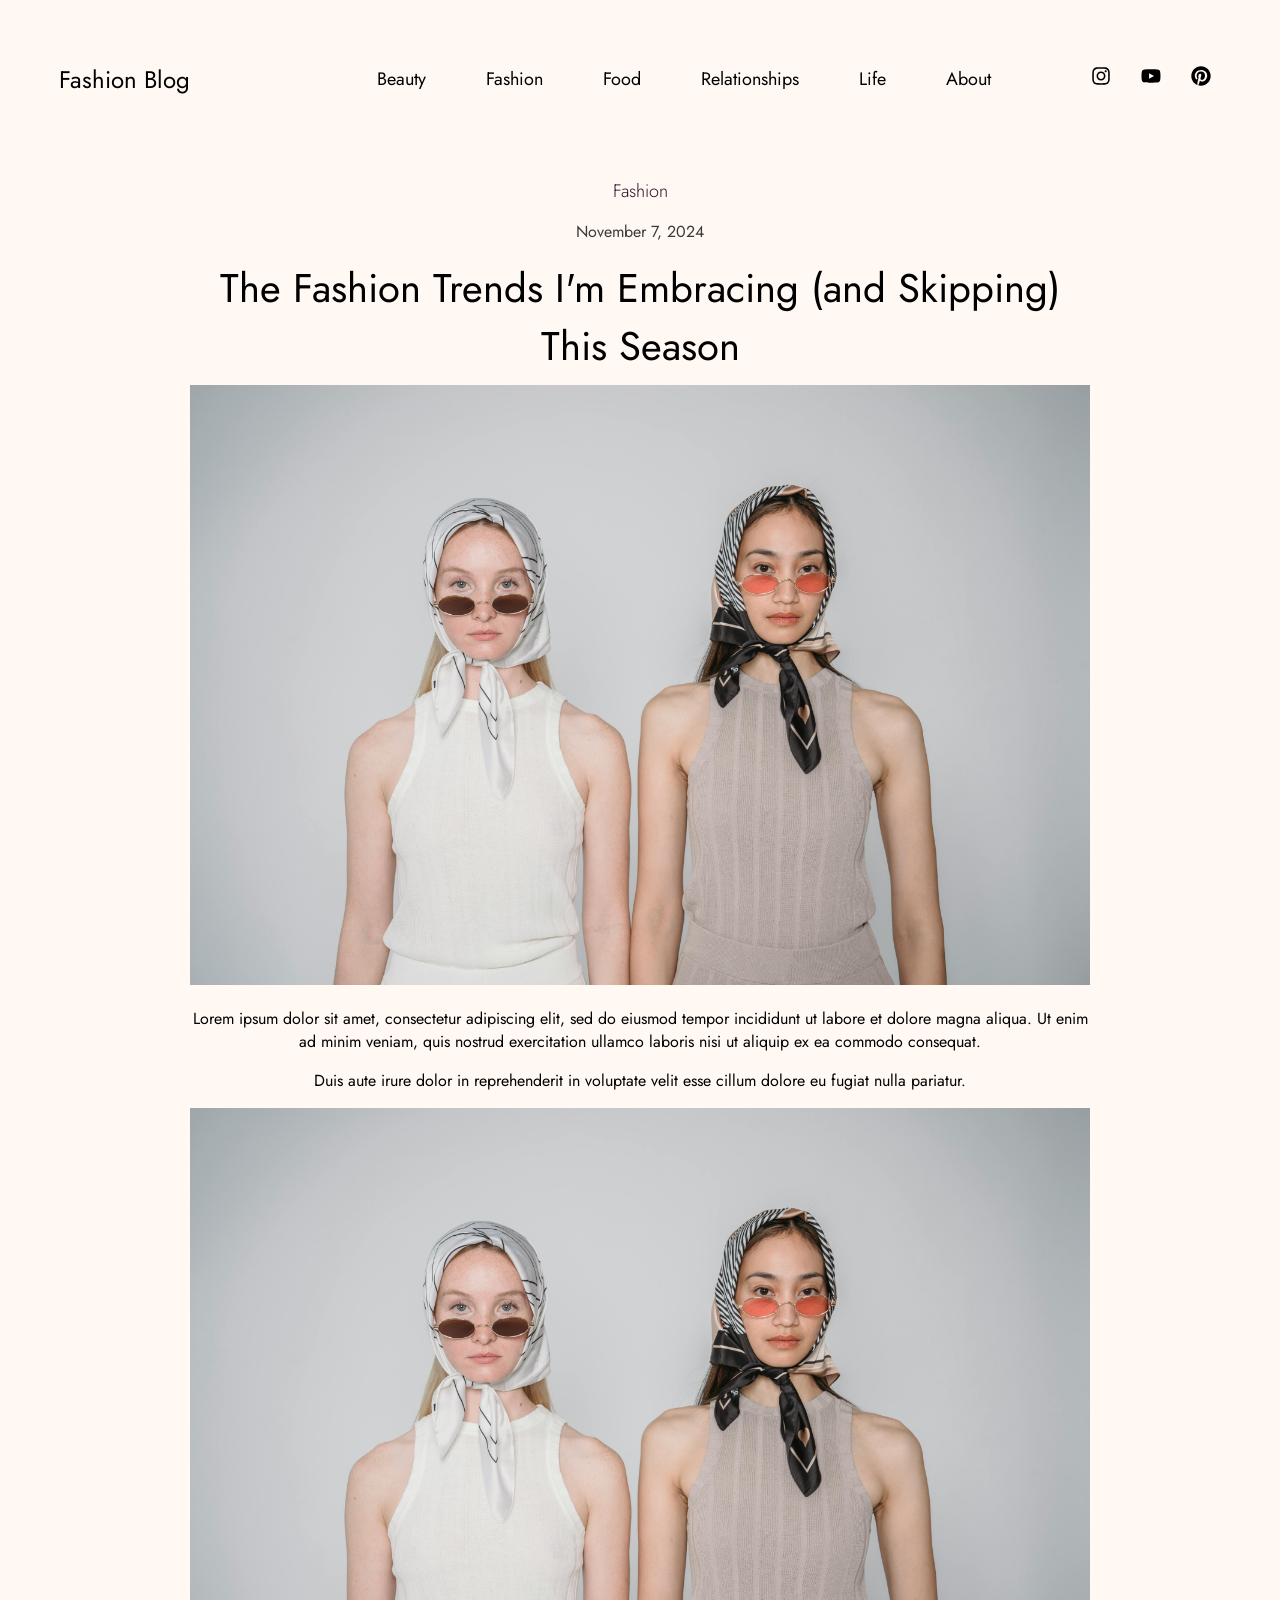
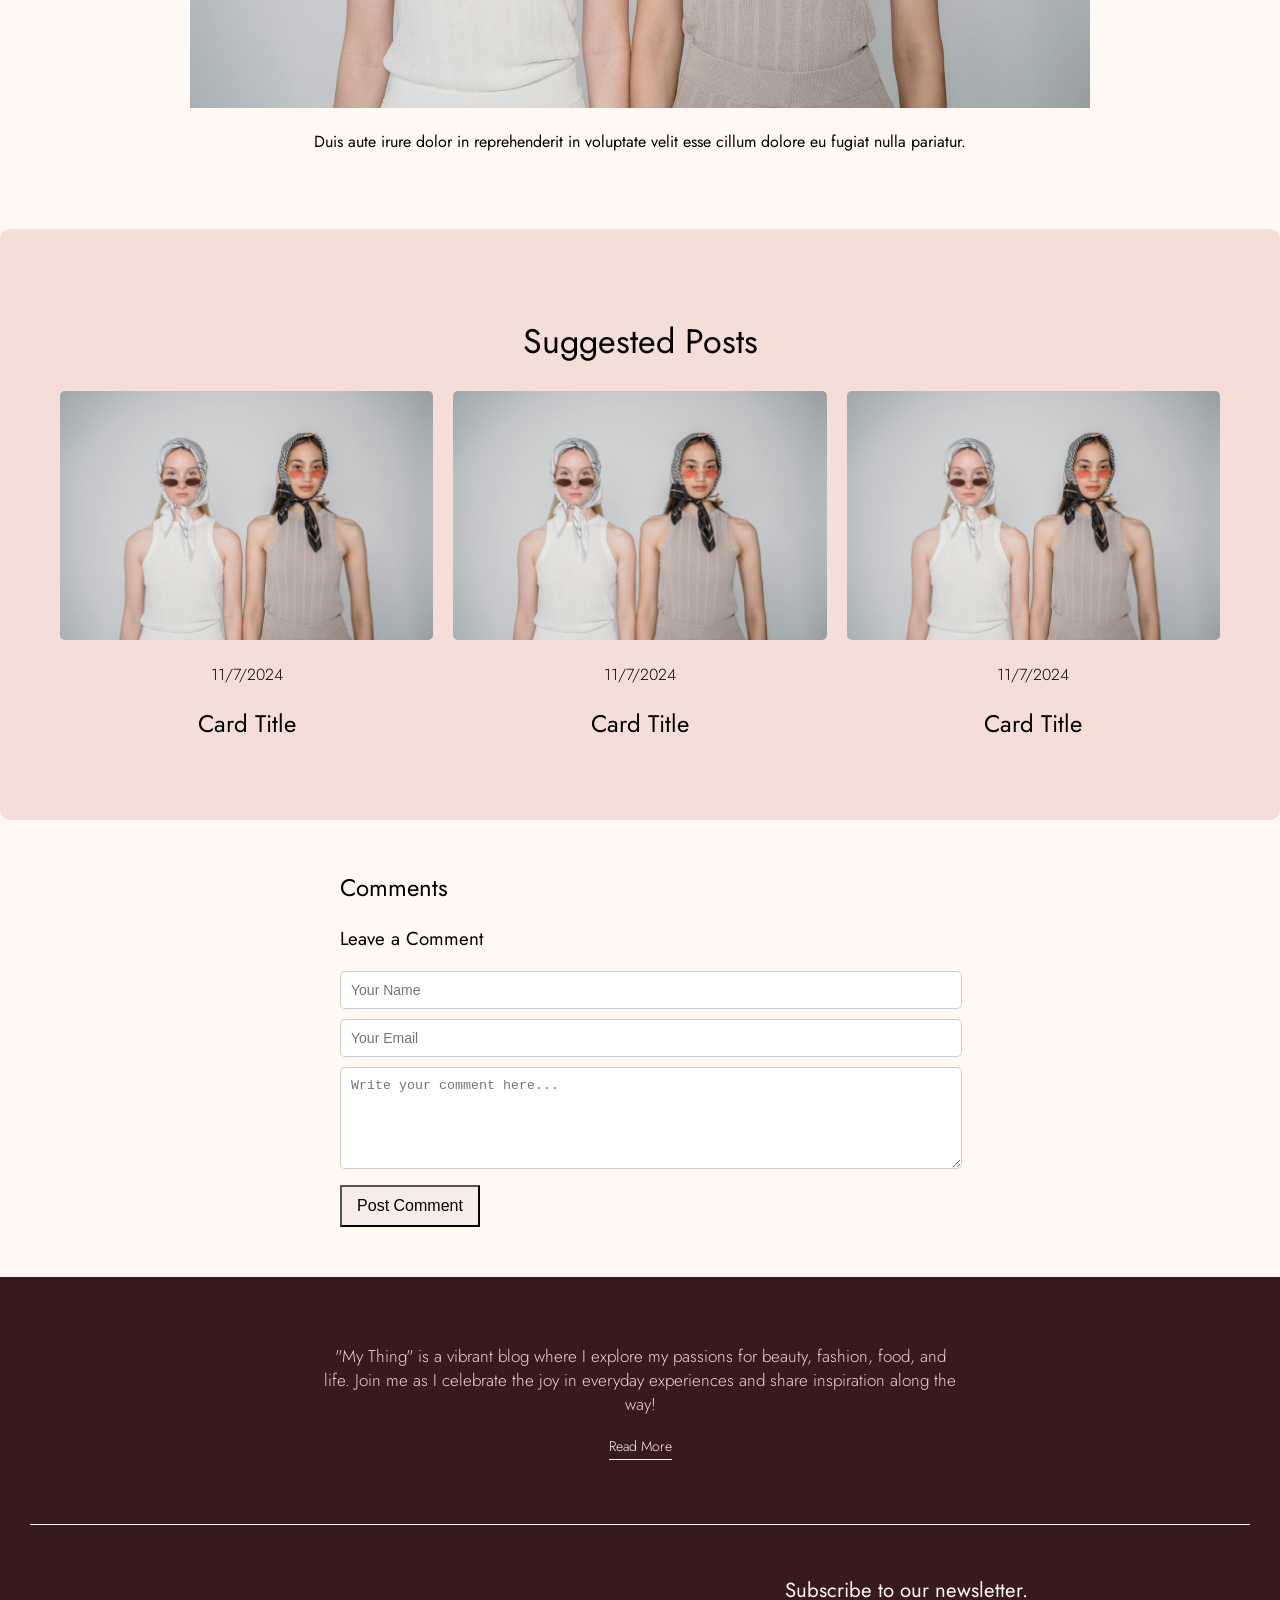
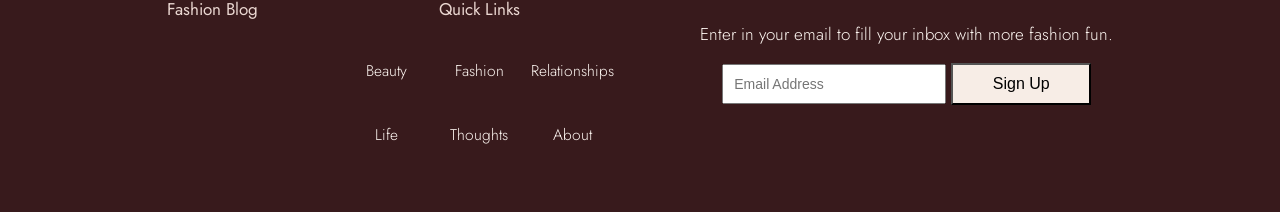
<file: blog-post-one.html>
<!DOCTYPE html>
<html lang="en">
  <head>
    <meta charset="UTF-8">
    <meta name="viewport" content="width=device-width, initial-scale=1.0">
    <meta http-equiv="X-UA-Compatible" content="ie=edge">
    <title>Fashion Blog</title>
    <link rel="preconnect" href="https://fonts.googleapis.com">
    <link rel="preconnect" href="https://fonts.gstatic.com" crossorigin>
    <link href="https://fonts.googleapis.com/css2?family=DM+Sans:ital,opsz,wght@0,9..40,100..1000;1,9..40,100..1000&family=Geist:wght@100..900&family=Inter:ital,opsz,wght@0,14..32,100..900;1,14..32,100..900&family=Jost:ital,wght@0,100..900;1,100..900&display=swap" rel="stylesheet">
    
    <link rel="preconnect" href="https://fonts.googleapis.com">
    <link rel="preconnect" href="https://fonts.gstatic.com" crossorigin>
    <link href="https://fonts.googleapis.com/css2?family=DM+Sans:ital,opsz,wght@0,9..40,100..1000;1,9..40,100..1000&family=Geist:wght@100..900&family=Inter:ital,opsz,wght@0,14..32,100..900;1,14..32,100..900&family=Jost:ital,wght@0,100..900;1,100..900&family=Poly:ital@0;1&display=swap" rel="stylesheet">
    <!--Google Font Icons-->
    <link rel="stylesheet" href="https://fonts.googleapis.com/css2?family=Material+Symbols+Outlined:opsz,wght,FILL,GRAD@20..48,100..700,0..1,-50..200&icon_names=arrow_forward_ios" />
    <link rel="stylesheet" href="https://cdn.jsdelivr.net/npm/swiper@11/swiper-bundle.min.css">
    <link rel="stylesheet" href="style.css">
  </head>
  <body>
        
    <!--OFF SCREEN MENU-->
    <div class="off-screen-menu">
        <ul>
          <li><a href="beauty.html">Beauty</a></li>
          <li><a href="fashion.html">Fashion</a></li>
          <li><a href="food.html">Food</a></li>
          <li><a href="relationships.html">Relationships</a></li>
          <li><a href="life.html">Life</a></li>
          <li><a href="about.html">About</a></li>
        </ul>
      </div>
  
    
              <!--NAVBAR-->
          <nav class="navbar">
              <div class="logo"><a href="index.html">Fashion Blog</a></div>
              <button class="hamburger-menu">
               <span></span>
               <span></span>
               <span></span>
              </button>
              
              <ul class="nav-links">
                  
                  <li><a href="/beauty.html">Beauty</a></li>
                  <li><a href="fashion.html">Fashion</a></li>
                  <li><a href="food.html">Food</a></li>
                  <li><a href="relationships.html">Relationships</a></li>
                  <li><a href="life.html">Life</a></li>
                  <li><a href="about.html">About</a></li>
  
            
                  <div class="socials-icon">
                      <svg xmlns="http://www.w3.org/2000/svg" viewBox="0 0 448 512" height="20" width="20"><!--!Font Awesome Free 6.6.0 by @fontawesome - https://fontawesome.com License - https://fontawesome.com/license/free Copyright 2024 Fonticons, Inc.--><path d="M224.1 141c-63.6 0-114.9 51.3-114.9 114.9s51.3 114.9 114.9 114.9S339 319.5 339 255.9 287.7 141 224.1 141zm0 189.6c-41.1 0-74.7-33.5-74.7-74.7s33.5-74.7 74.7-74.7 74.7 33.5 74.7 74.7-33.6 74.7-74.7 74.7zm146.4-194.3c0 14.9-12 26.8-26.8 26.8-14.9 0-26.8-12-26.8-26.8s12-26.8 26.8-26.8 26.8 12 26.8 26.8zm76.1 27.2c-1.7-35.9-9.9-67.7-36.2-93.9-26.2-26.2-58-34.4-93.9-36.2-37-2.1-147.9-2.1-184.9 0-35.8 1.7-67.6 9.9-93.9 36.1s-34.4 58-36.2 93.9c-2.1 37-2.1 147.9 0 184.9 1.7 35.9 9.9 67.7 36.2 93.9s58 34.4 93.9 36.2c37 2.1 147.9 2.1 184.9 0 35.9-1.7 67.7-9.9 93.9-36.2 26.2-26.2 34.4-58 36.2-93.9 2.1-37 2.1-147.8 0-184.8zM398.8 388c-7.8 19.6-22.9 34.7-42.6 42.6-29.5 11.7-99.5 9-132.1 9s-102.7 2.6-132.1-9c-19.6-7.8-34.7-22.9-42.6-42.6-11.7-29.5-9-99.5-9-132.1s-2.6-102.7 9-132.1c7.8-19.6 22.9-34.7 42.6-42.6 29.5-11.7 99.5-9 132.1-9s102.7-2.6 132.1 9c19.6 7.8 34.7 22.9 42.6 42.6 11.7 29.5 9 99.5 9 132.1s2.7 102.7-9 132.1z"/></svg>
                      <svg xmlns="http://www.w3.org/2000/svg" viewBox="0 0 576 512" height="20" width="20"><!--!Font Awesome Free 6.6.0 by @fontawesome - https://fontawesome.com License - https://fontawesome.com/license/free Copyright 2024 Fonticons, Inc.--><path d="M549.7 124.1c-6.3-23.7-24.8-42.3-48.3-48.6C458.8 64 288 64 288 64S117.2 64 74.6 75.5c-23.5 6.3-42 24.9-48.3 48.6-11.4 42.9-11.4 132.3-11.4 132.3s0 89.4 11.4 132.3c6.3 23.7 24.8 41.5 48.3 47.8C117.2 448 288 448 288 448s170.8 0 213.4-11.5c23.5-6.3 42-24.2 48.3-47.8 11.4-42.9 11.4-132.3 11.4-132.3s0-89.4-11.4-132.3zm-317.5 213.5V175.2l142.7 81.2-142.7 81.2z"/></svg>
                      <svg xmlns="http://www.w3.org/2000/svg" viewBox="0 0 496 512" height="20" width="20"><!--!Font Awesome Free 6.6.0 by @fontawesome - https://fontawesome.com License - https://fontawesome.com/license/free Copyright 2024 Fonticons, Inc.--><path d="M496 256c0 137-111 248-248 248-25.6 0-50.2-3.9-73.4-11.1 10.1-16.5 25.2-43.5 30.8-65 3-11.6 15.4-59 15.4-59 8.1 15.4 31.7 28.5 56.8 28.5 74.8 0 128.7-68.8 128.7-154.3 0-81.9-66.9-143.2-152.9-143.2-107 0-163.9 71.8-163.9 150.1 0 36.4 19.4 81.7 50.3 96.1 4.7 2.2 7.2 1.2 8.3-3.3 .8-3.4 5-20.3 6.9-28.1 .6-2.5 .3-4.7-1.7-7.1-10.1-12.5-18.3-35.3-18.3-56.6 0-54.7 41.4-107.6 112-107.6 60.9 0 103.6 41.5 103.6 100.9 0 67.1-33.9 113.6-78 113.6-24.3 0-42.6-20.1-36.7-44.8 7-29.5 20.5-61.3 20.5-82.6 0-19-10.2-34.9-31.4-34.9-24.9 0-44.9 25.7-44.9 60.2 0 22 7.4 36.8 7.4 36.8s-24.5 103.8-29 123.2c-5 21.4-3 51.6-.9 71.2C65.4 450.9 0 361.1 0 256 0 119 111 8 248 8s248 111 248 248z"/></svg>
                  </div>
  
              </ul>
             
          </nav>
  
        <section class="blog-container">
        <article class="blog-post" id="post-1">

            <div class="blog-header">
                <div class="blog-headline">
                    <a href="#" class="category fashion">Fashion</a>
                </div>
                <p class="entry-date">November 7, 2024</p>
                <h1 class="blog-post-title">The Fashion Trends I'm Embracing (and Skipping) This Season</h1>
            </div>

            <div class="blog-body">
                <div class="hero-image">
                    <img src="images/image-holder.jpg">
                </div>

                <p>Lorem ipsum dolor sit amet, consectetur adipiscing elit, sed do eiusmod tempor incididunt ut labore et dolore magna aliqua. Ut enim ad minim veniam, quis nostrud exercitation ullamco laboris nisi ut aliquip ex ea commodo consequat.</p>
                <p> Duis aute irure dolor in reprehenderit in voluptate velit esse cillum dolore eu fugiat nulla pariatur.</p>

                <div class="blog-image">
                    <img src="images/image-holder.jpg">
                </div>
                <p> Duis aute irure dolor in reprehenderit in voluptate velit esse cillum dolore eu fugiat nulla pariatur.</p>           
            </div>

        </article>
        </section>

        <!-- Suggested Posts Section -->
<section class="suggested-posts">
    <h2>Suggested Posts</h2>
    <div class="posts-container-2" id="suggested-posts-container">
        <!-- Suggested posts will be inserted here dynamically -->
        <div class="card">
            <a href="#"><img src="images/image-holder.jpg"></a>
              <div class="card-content">
                 
                  <p class="date">11/7/2024</p>
                  <a href="blog-post-one.html"><h3>Card Title</h3></a>
                  
                </div>
          </div>

          <div class="card">
            <a href="#"><img src="images/image-holder.jpg"></a>
              <div class="card-content">
                 
                  <p class="date">11/7/2024</p>
                  <a href="blog-post-one.html"><h3>Card Title</h3></a>
                  
                </div>
          </div>

          <div class="card">
            <a href="#"><img src="images/image-holder.jpg"></a>
              <div class="card-content">
                 
                  <p class="date">11/7/2024</p>
                  <a href="blog-post-one.html"><h3>Card Title</h3></a>
                  
                </div>
          </div>
    </div>
</section>

<div class="comment-section">
    <h2>Comments</h2>
    <div id="comment-list"></div>

    <h3>Leave a Comment</h3>
    <input type="text" id="name-input" placeholder="Your Name">
    <input type="email" id="email-input" placeholder="Your Email">
    <textarea id="comment-input" placeholder="Write your comment here..."></textarea>
    <button onclick="postComment()">Post Comment</button>
</div>





<footer>
  <div class="footer-container">
      <div class="footer-description">
          <p>"My Thing" is a vibrant blog where I explore my passions for beauty, fashion, food, and life. Join me as I celebrate the joy in everyday experiences and share inspiration along the way!</p>
          <p class="read-more"><a href="#">Read More</a></p>
      </div>

      <div class="footer-content">
         <div class="footer-logo">
          <h4 class="footer-title">Fashion Blog</h4>
         </div>

         <div class="footer-links">
          <h4 class="footer-title">Quick Links</h4>
          <div class="quick-links">
              <a href="#"><p>Beauty</p></a>
              <a href="#"><p>Fashion</p></a>
              <a href="#"><p>Relationships</p></a>
              <a href="#"><p>Life</p></a>
              <a href="#"><p>Thoughts</p></a>
              <a href="#"><p>About</p></a>
          </div>

         </div>

         <div class="footer-social">
          <div class="nl-textbox">
            <h2>Subscribe to our newsletter.</h2>
            <p>Enter in your email to fill your inbox with more fashion fun.</p>
            <form>
                <input type="email" id="email" placeholder="Email Address"/>
                <label for="email"></label>
                <button id="button"><a href="#">Sign Up</a></button>
              </form>
      
    </div>

         </div>
      </div>
  </div>
  
 </footer>




    <script src="index.js"></script>
    <script src="https://cdn.jsdelivr.net/npm/swiper@11/swiper-bundle.min.js"></script>
  </body>
</html>
</file>
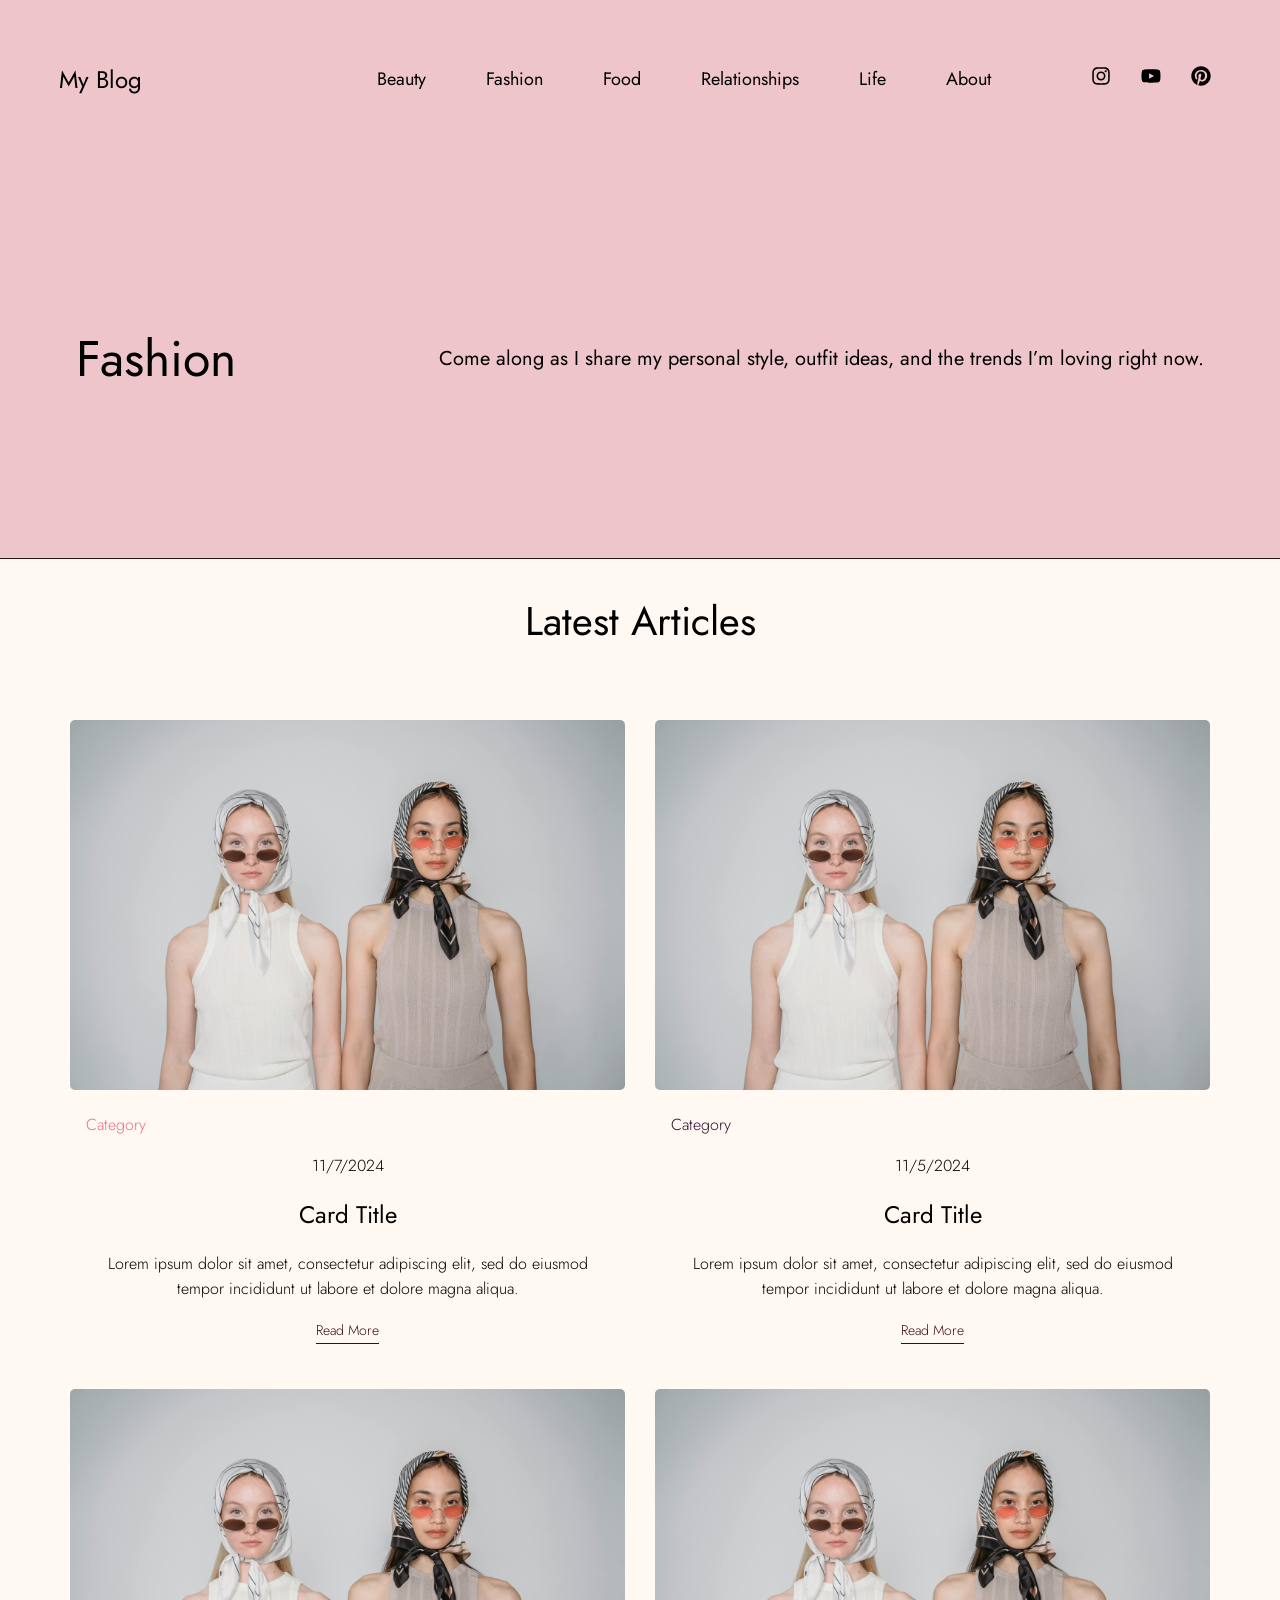
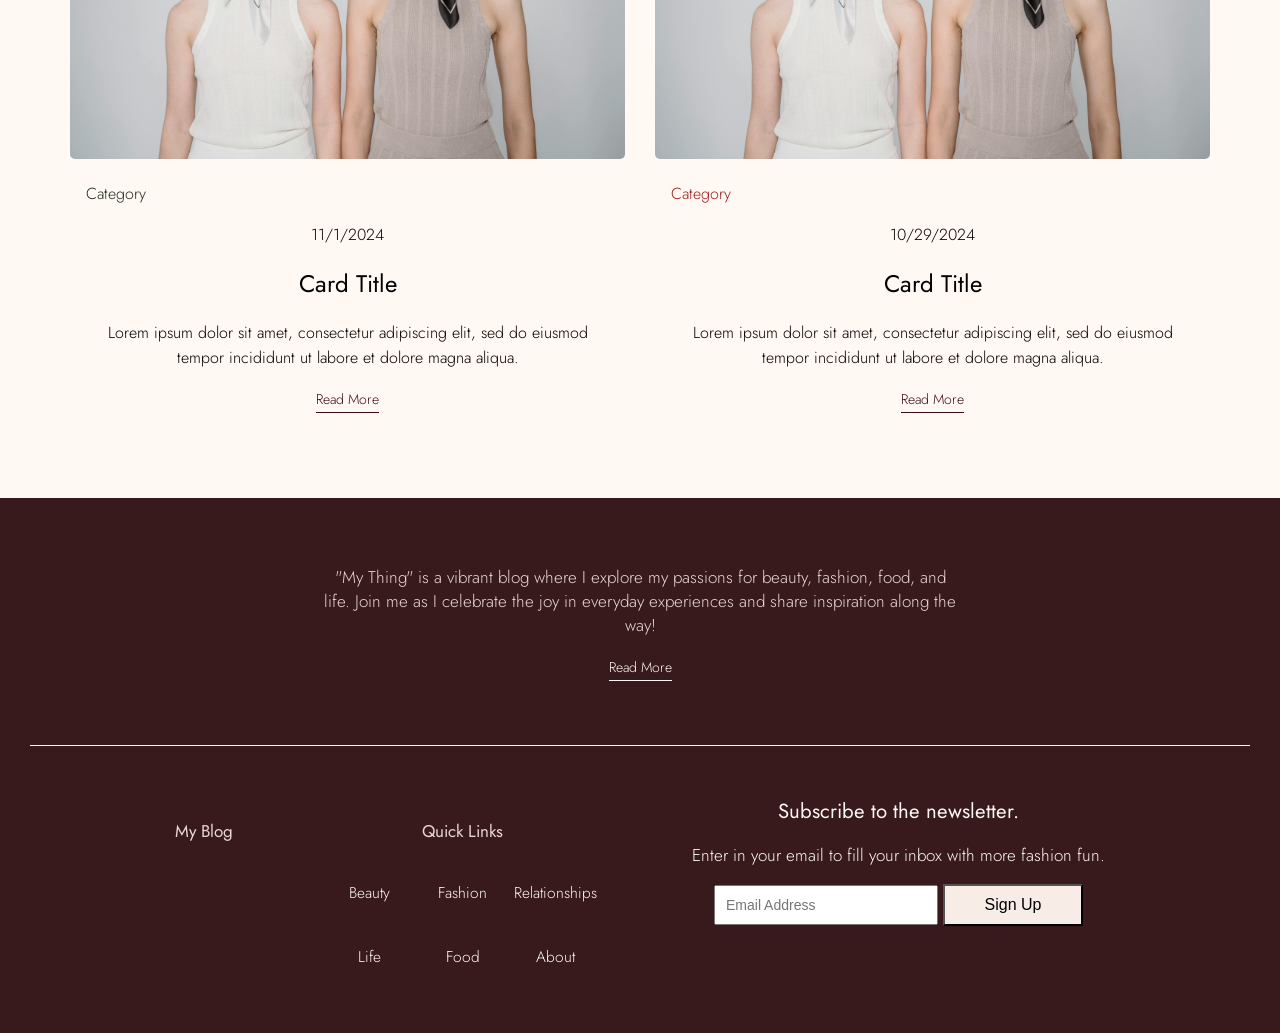
<file: fashion.html>
<!DOCTYPE html>
<html lang="en">
  <head>
    <meta charset="UTF-8">
    <meta name="viewport" content="width=device-width, initial-scale=1.0">
    <meta http-equiv="X-UA-Compatible" content="ie=edge">
    <title>Fashion Blog</title>
    <link rel="preconnect" href="https://fonts.googleapis.com">
    <link rel="preconnect" href="https://fonts.gstatic.com" crossorigin>
    <link href="https://fonts.googleapis.com/css2?family=DM+Sans:ital,opsz,wght@0,9..40,100..1000;1,9..40,100..1000&family=Geist:wght@100..900&family=Inter:ital,opsz,wght@0,14..32,100..900;1,14..32,100..900&family=Jost:ital,wght@0,100..900;1,100..900&display=swap" rel="stylesheet">
    
    <link rel="preconnect" href="https://fonts.googleapis.com">
    <link rel="preconnect" href="https://fonts.gstatic.com" crossorigin>
    <link href="https://fonts.googleapis.com/css2?family=DM+Sans:ital,opsz,wght@0,9..40,100..1000;1,9..40,100..1000&family=Geist:wght@100..900&family=Inter:ital,opsz,wght@0,14..32,100..900;1,14..32,100..900&family=Jost:ital,wght@0,100..900;1,100..900&family=Poly:ital@0;1&display=swap" rel="stylesheet">
    <!--Google Font Icons-->
    <link rel="stylesheet" href="https://fonts.googleapis.com/css2?family=Material+Symbols+Outlined:opsz,wght,FILL,GRAD@20..48,100..700,0..1,-50..200&icon_names=arrow_forward_ios" />
    <link rel="stylesheet" href="https://cdn.jsdelivr.net/npm/swiper@11/swiper-bundle.min.css">
    <link rel="stylesheet" href="style.css">
  </head>
  <body>
 
    <!--OFF SCREEN MENU-->
    <div class="off-screen-menu" id="off-screen-menu" style="z-index: 15;">
      <ul>
        <li><a href="beauty.html">Beauty</a></li>
        <li><a href="fashion.html">Fashion</a></li>
        <li><a href="food.html">Food</a></li>
        <li><a href="relationships.html">Relationships</a></li>
        <li><a href="life.html">Life</a></li>
        <li><a href="#">About</a></li>
      </ul>
      <button class="close-menu" id="close-menu">✕</button>


      <div class="footer-container">
           <div class="footer-social">
            <div class="nl-textbox">
              <h2>Subscribe to the newsletter.</h2>
              <p>Enter in your email to fill your inbox with more fashion fun.</p>
              <form>
                  <input type="email" id="email" placeholder="Email Address"/>
                  <label for="email"></label>
                  <button id="button"><a href="#">Sign Up</a></button>
                </form>
            </div>
           </div>
    </div>
    </div>
            <!--NAVBAR-->
        <nav class="navbar" style="background-color:#eec5ca;">
            <div class="logo"><a href="index.html">My Blog</a></div>
            <button class="hamburger-menu">
             <span></span>
             <span></span>
             <span></span>
            </button>
            
            <ul class="nav-links">
                <li><a href="/beauty.html">Beauty</a></li>
                <li><a href="fashion.html">Fashion</a></li>
                <li><a href="food.html">Food</a></li>
                <li><a href="relationships.html">Relationships</a></li>
                <li><a href="life.html">Life</a></li>
                <li><a href="#">About</a></li>

                <div class="socials-icon">
                    <svg xmlns="http://www.w3.org/2000/svg" viewBox="0 0 448 512" height="20" width="20"><!--!Font Awesome Free 6.6.0 by @fontawesome - https://fontawesome.com License - https://fontawesome.com/license/free Copyright 2024 Fonticons, Inc.--><path d="M224.1 141c-63.6 0-114.9 51.3-114.9 114.9s51.3 114.9 114.9 114.9S339 319.5 339 255.9 287.7 141 224.1 141zm0 189.6c-41.1 0-74.7-33.5-74.7-74.7s33.5-74.7 74.7-74.7 74.7 33.5 74.7 74.7-33.6 74.7-74.7 74.7zm146.4-194.3c0 14.9-12 26.8-26.8 26.8-14.9 0-26.8-12-26.8-26.8s12-26.8 26.8-26.8 26.8 12 26.8 26.8zm76.1 27.2c-1.7-35.9-9.9-67.7-36.2-93.9-26.2-26.2-58-34.4-93.9-36.2-37-2.1-147.9-2.1-184.9 0-35.8 1.7-67.6 9.9-93.9 36.1s-34.4 58-36.2 93.9c-2.1 37-2.1 147.9 0 184.9 1.7 35.9 9.9 67.7 36.2 93.9s58 34.4 93.9 36.2c37 2.1 147.9 2.1 184.9 0 35.9-1.7 67.7-9.9 93.9-36.2 26.2-26.2 34.4-58 36.2-93.9 2.1-37 2.1-147.8 0-184.8zM398.8 388c-7.8 19.6-22.9 34.7-42.6 42.6-29.5 11.7-99.5 9-132.1 9s-102.7 2.6-132.1-9c-19.6-7.8-34.7-22.9-42.6-42.6-11.7-29.5-9-99.5-9-132.1s-2.6-102.7 9-132.1c7.8-19.6 22.9-34.7 42.6-42.6 29.5-11.7 99.5-9 132.1-9s102.7-2.6 132.1 9c19.6 7.8 34.7 22.9 42.6 42.6 11.7 29.5 9 99.5 9 132.1s2.7 102.7-9 132.1z"/></svg>
                    <svg xmlns="http://www.w3.org/2000/svg" viewBox="0 0 576 512" height="20" width="20"><!--!Font Awesome Free 6.6.0 by @fontawesome - https://fontawesome.com License - https://fontawesome.com/license/free Copyright 2024 Fonticons, Inc.--><path d="M549.7 124.1c-6.3-23.7-24.8-42.3-48.3-48.6C458.8 64 288 64 288 64S117.2 64 74.6 75.5c-23.5 6.3-42 24.9-48.3 48.6-11.4 42.9-11.4 132.3-11.4 132.3s0 89.4 11.4 132.3c6.3 23.7 24.8 41.5 48.3 47.8C117.2 448 288 448 288 448s170.8 0 213.4-11.5c23.5-6.3 42-24.2 48.3-47.8 11.4-42.9 11.4-132.3 11.4-132.3s0-89.4-11.4-132.3zm-317.5 213.5V175.2l142.7 81.2-142.7 81.2z"/></svg>
                    <svg xmlns="http://www.w3.org/2000/svg" viewBox="0 0 496 512" height="20" width="20"><!--!Font Awesome Free 6.6.0 by @fontawesome - https://fontawesome.com License - https://fontawesome.com/license/free Copyright 2024 Fonticons, Inc.--><path d="M496 256c0 137-111 248-248 248-25.6 0-50.2-3.9-73.4-11.1 10.1-16.5 25.2-43.5 30.8-65 3-11.6 15.4-59 15.4-59 8.1 15.4 31.7 28.5 56.8 28.5 74.8 0 128.7-68.8 128.7-154.3 0-81.9-66.9-143.2-152.9-143.2-107 0-163.9 71.8-163.9 150.1 0 36.4 19.4 81.7 50.3 96.1 4.7 2.2 7.2 1.2 8.3-3.3 .8-3.4 5-20.3 6.9-28.1 .6-2.5 .3-4.7-1.7-7.1-10.1-12.5-18.3-35.3-18.3-56.6 0-54.7 41.4-107.6 112-107.6 60.9 0 103.6 41.5 103.6 100.9 0 67.1-33.9 113.6-78 113.6-24.3 0-42.6-20.1-36.7-44.8 7-29.5 20.5-61.3 20.5-82.6 0-19-10.2-34.9-31.4-34.9-24.9 0-44.9 25.7-44.9 60.2 0 22 7.4 36.8 7.4 36.8s-24.5 103.8-29 123.2c-5 21.4-3 51.6-.9 71.2C65.4 450.9 0 361.1 0 256 0 119 111 8 248 8s248 111 248 248z"/></svg>
                </div>
            </ul>
           
        </nav>
        <section>
            <div class="page-header-container">
                <h2 class="page-header-title">Fashion</h2>
                <p class="page-header-caption">Come along as I share my personal style, outfit ideas, and the trends I’m loving right now.</p>
            </div>
        </section>

        
            <div class="page-content">
                <h2 class="page-content-title">Latest Articles</h2>

            </div>

            <section class="flex-container">
              
              <div class="card">
                <a href="#"><img src="images/image-holder.jpg" alt=""></a>
                  <div class="card-content">
                      <p class="category beauty">Category</p>
                      <p class="date">11/7/2024</p>
                      <a href="blog-post-one.html"><h3>Card Title</h3></a>
                      <p>Lorem ipsum dolor sit amet, consectetur adipiscing elit, sed do eiusmod tempor incididunt ut labore et dolore magna aliqua.</p>
                      <p class="read-more"><a href="#">Read More</a></p>
                    </div>
              </div>
              <div class="card">
                <a href="#"><img src="images/image-holder.jpg" alt=""></a>
                  <div class="card-content">
                    <p class="category fashion">Category</p>
                      <p class="date">11/5/2024</p>
                      <h3>Card Title</h3>
                      <p>Lorem ipsum dolor sit amet, consectetur adipiscing elit, sed do eiusmod tempor incididunt ut labore et dolore magna aliqua.</p>
                      <p class="read-more"><a href="#">Read More</a></p>
                    </div>
              </div>
              
              <div class="card">
                <a href="#"><img src="images/image-holder.jpg" alt=""></a>
                  <div class="card-content">
                    <p class="category life">Category</p>
                      <p class="date">11/1/2024</p>
                      <h3>Card Title</h3>
                      <p>Lorem ipsum dolor sit amet, consectetur adipiscing elit, sed do eiusmod tempor incididunt ut labore et dolore magna aliqua.</p>
                      <p class="read-more"><a href="#">Read More</a></p>
                    </div>
              </div>
              <div class="card">
                <a href="#"><img src="images/image-holder.jpg" alt=""></a>
                  <div class="card-content">
                    <p class="category relationships">Category</p>
                      <p class="date">10/29/2024</p>
                      <h3>Card Title</h3>
                      <p>Lorem ipsum dolor sit amet, consectetur adipiscing elit, sed do eiusmod tempor incididunt ut labore et dolore magna aliqua.</p>
                      <p class="read-more"><a href="#">Read More</a></p>
                    </div>
              </div>
         
      </section>

         <!--FOOTER-->
         <footer>
          <div class="footer-container">
              <div class="footer-description">
                  <p>"My Thing" is a vibrant blog where I explore my passions for beauty, fashion, food, and life. Join me as I celebrate the joy in everyday experiences and share inspiration along the way!</p>
                  <p class="read-more"><a href="#">Read More</a></p>
              </div>
  
              <div class="footer-content">
                 <div class="footer-logo">
                  <h4 class="footer-title">My Blog</h4>
                 </div>
  
                 <div class="footer-links">
                  <h4 class="footer-title">Quick Links</h4>
                  <div class="quick-links">
                      <a href="beauty.html"><p>Beauty</p></a>
                      <a href="fashion.html"><p>Fashion</p></a>
                      <a href="relationships.html"><p>Relationships</p></a>
                      <a href="life.html"><p>Life</p></a>
                      <a href="food.html"><p>Food</p></a>
                      <a href="about.html"><p>About</p></a>
                  </div>
  
                 </div>
  
                 <div class="footer-social">
                  <div class="nl-textbox">
                    <h2>Subscribe to the newsletter.</h2>
                    <p>Enter in your email to fill your inbox with more fashion fun.</p>
                    <form>
                        <input type="email" id="email" placeholder="Email Address"/>
                        <label for="email"></label>
                        <button id="button"><a href="#">Sign Up</a></button>
                      </form>
              
            </div>
  
                 </div>
              </div>
          </div>
          
         </footer>
  
  




    <script src="index.js"></script>
    <script src="https://cdn.jsdelivr.net/npm/swiper@11/swiper-bundle.min.js"></script>
  </body>
</html>
</file>
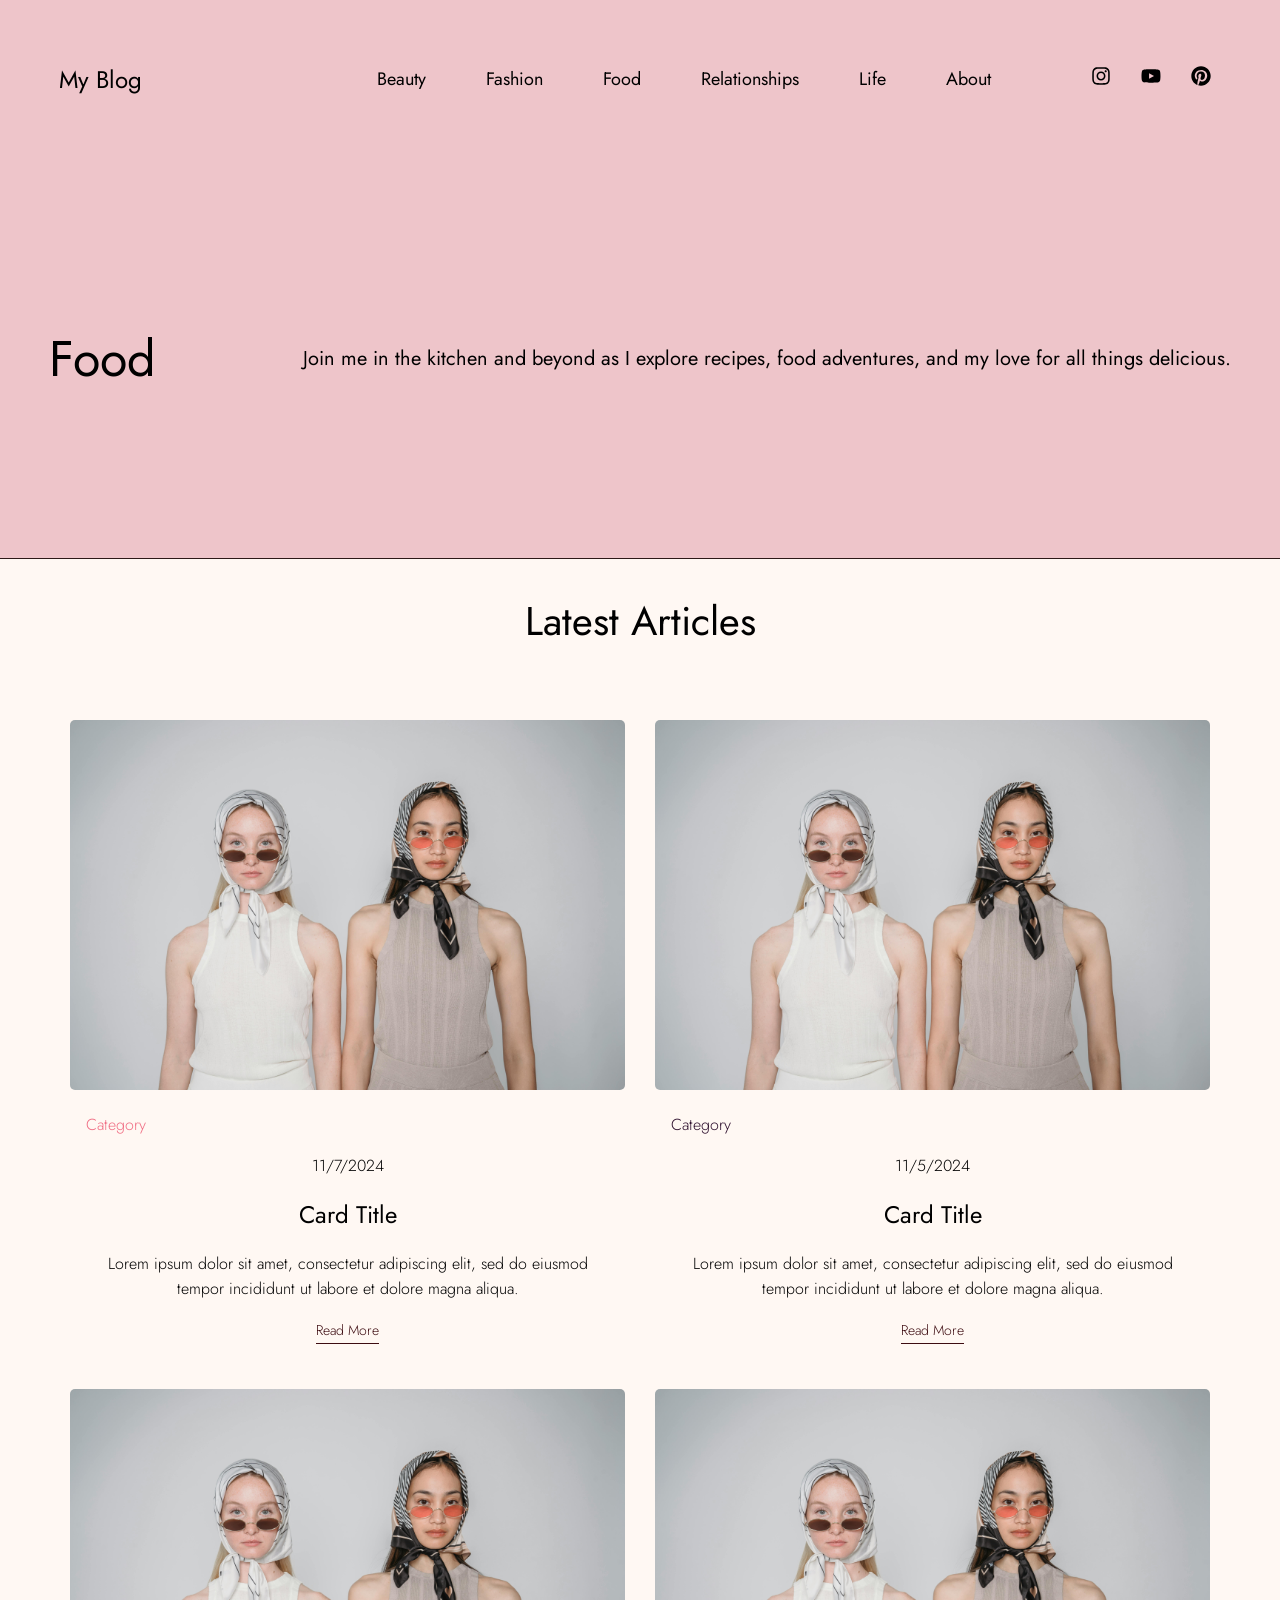
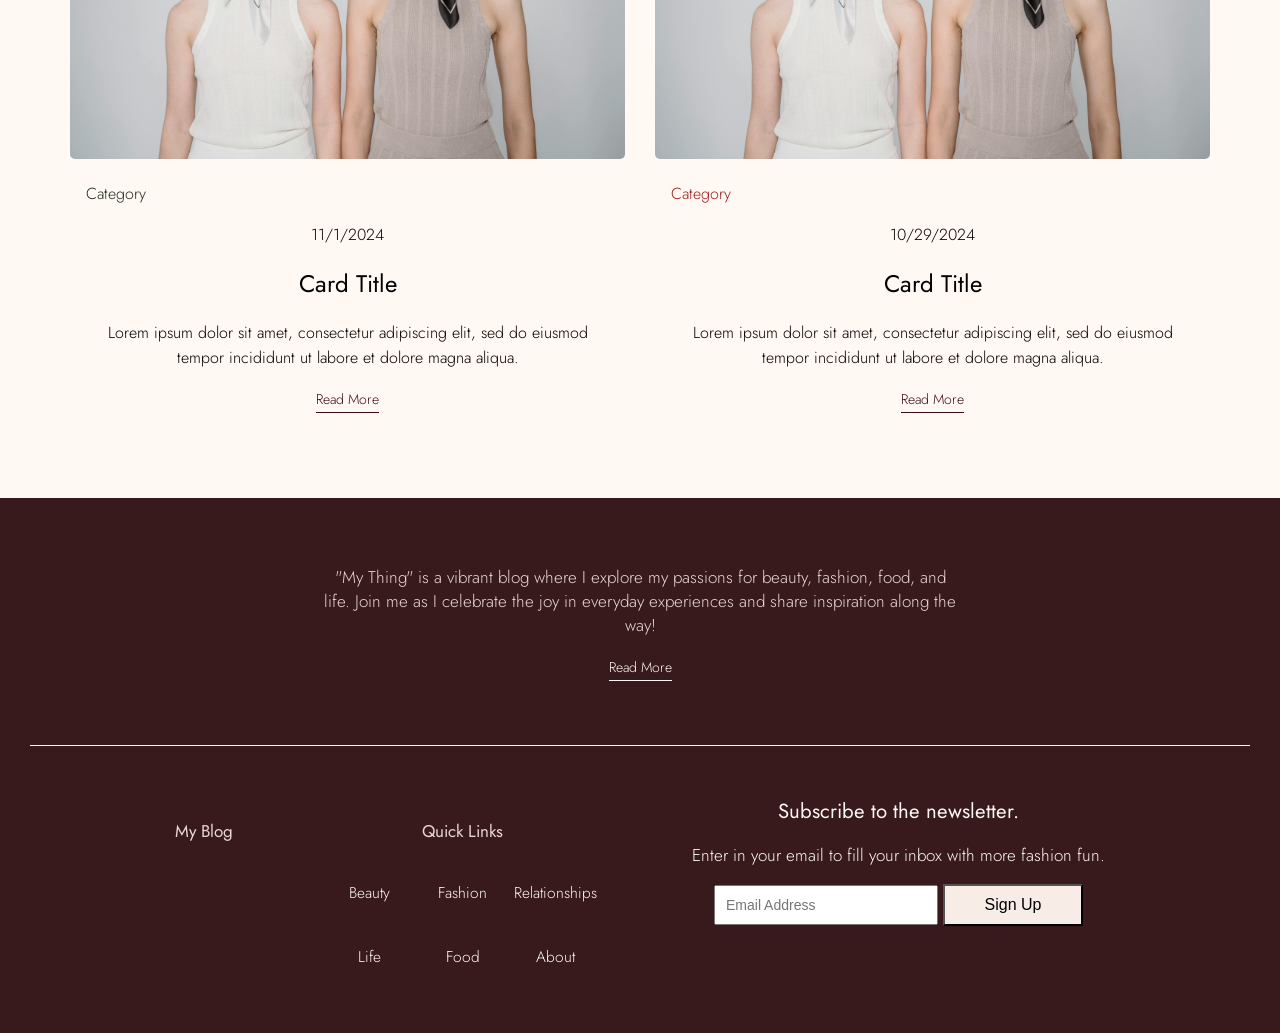
<file: food.html>
<!DOCTYPE html>
<html lang="en">
  <head>
    <meta charset="UTF-8">
    <meta name="viewport" content="width=device-width, initial-scale=1.0">
    <meta http-equiv="X-UA-Compatible" content="ie=edge">
    <title>Fashion Blog</title>
    <link rel="preconnect" href="https://fonts.googleapis.com">
    <link rel="preconnect" href="https://fonts.gstatic.com" crossorigin>
    <link href="https://fonts.googleapis.com/css2?family=DM+Sans:ital,opsz,wght@0,9..40,100..1000;1,9..40,100..1000&family=Geist:wght@100..900&family=Inter:ital,opsz,wght@0,14..32,100..900;1,14..32,100..900&family=Jost:ital,wght@0,100..900;1,100..900&display=swap" rel="stylesheet">
    
    <link rel="preconnect" href="https://fonts.googleapis.com">
    <link rel="preconnect" href="https://fonts.gstatic.com" crossorigin>
    <link href="https://fonts.googleapis.com/css2?family=DM+Sans:ital,opsz,wght@0,9..40,100..1000;1,9..40,100..1000&family=Geist:wght@100..900&family=Inter:ital,opsz,wght@0,14..32,100..900;1,14..32,100..900&family=Jost:ital,wght@0,100..900;1,100..900&family=Poly:ital@0;1&display=swap" rel="stylesheet">
    <!--Google Font Icons-->
    <link rel="stylesheet" href="https://fonts.googleapis.com/css2?family=Material+Symbols+Outlined:opsz,wght,FILL,GRAD@20..48,100..700,0..1,-50..200&icon_names=arrow_forward_ios" />
    <link rel="stylesheet" href="https://cdn.jsdelivr.net/npm/swiper@11/swiper-bundle.min.css">
    <link rel="stylesheet" href="style.css">
  </head>
  <body>
 
    <!--OFF SCREEN MENU-->
    <div class="off-screen-menu" id="off-screen-menu" style="z-index: 15;">
      <ul>
        <li><a href="beauty.html">Beauty</a></li>
        <li><a href="fashion.html">Fashion</a></li>
        <li><a href="food.html">Food</a></li>
        <li><a href="relationships.html">Relationships</a></li>
        <li><a href="life.html">Life</a></li>
        <li><a href="#">About</a></li>
      </ul>
      <button class="close-menu" id="close-menu">✕</button>


      <div class="footer-container">
           <div class="footer-social">
            <div class="nl-textbox">
              <h2>Subscribe to the newsletter.</h2>
              <p>Enter in your email to fill your inbox with more fashion fun.</p>
              <form>
                  <input type="email" id="email" placeholder="Email Address"/>
                  <label for="email"></label>
                  <button id="button"><a href="#">Sign Up</a></button>
                </form>
            </div>
           </div>
    </div>
    </div>
            <!--NAVBAR-->
        <nav class="navbar" style="background-color:#eec5ca;">
            <div class="logo"><a href="index.html">My Blog</a></div>
            <button class="hamburger-menu">
             <span></span>
             <span></span>
             <span></span>
            </button>
            
            <ul class="nav-links">
                <li><a href="/beauty.html">Beauty</a></li>
                <li><a href="fashion.html">Fashion</a></li>
                <li><a href="food.html">Food</a></li>
                <li><a href="relationships.html">Relationships</a></li>
                <li><a href="life.html">Life</a></li>
                <li><a href="#">About</a></li>

                <div class="socials-icon">
                    <svg xmlns="http://www.w3.org/2000/svg" viewBox="0 0 448 512" height="20" width="20"><!--!Font Awesome Free 6.6.0 by @fontawesome - https://fontawesome.com License - https://fontawesome.com/license/free Copyright 2024 Fonticons, Inc.--><path d="M224.1 141c-63.6 0-114.9 51.3-114.9 114.9s51.3 114.9 114.9 114.9S339 319.5 339 255.9 287.7 141 224.1 141zm0 189.6c-41.1 0-74.7-33.5-74.7-74.7s33.5-74.7 74.7-74.7 74.7 33.5 74.7 74.7-33.6 74.7-74.7 74.7zm146.4-194.3c0 14.9-12 26.8-26.8 26.8-14.9 0-26.8-12-26.8-26.8s12-26.8 26.8-26.8 26.8 12 26.8 26.8zm76.1 27.2c-1.7-35.9-9.9-67.7-36.2-93.9-26.2-26.2-58-34.4-93.9-36.2-37-2.1-147.9-2.1-184.9 0-35.8 1.7-67.6 9.9-93.9 36.1s-34.4 58-36.2 93.9c-2.1 37-2.1 147.9 0 184.9 1.7 35.9 9.9 67.7 36.2 93.9s58 34.4 93.9 36.2c37 2.1 147.9 2.1 184.9 0 35.9-1.7 67.7-9.9 93.9-36.2 26.2-26.2 34.4-58 36.2-93.9 2.1-37 2.1-147.8 0-184.8zM398.8 388c-7.8 19.6-22.9 34.7-42.6 42.6-29.5 11.7-99.5 9-132.1 9s-102.7 2.6-132.1-9c-19.6-7.8-34.7-22.9-42.6-42.6-11.7-29.5-9-99.5-9-132.1s-2.6-102.7 9-132.1c7.8-19.6 22.9-34.7 42.6-42.6 29.5-11.7 99.5-9 132.1-9s102.7-2.6 132.1 9c19.6 7.8 34.7 22.9 42.6 42.6 11.7 29.5 9 99.5 9 132.1s2.7 102.7-9 132.1z"/></svg>
                    <svg xmlns="http://www.w3.org/2000/svg" viewBox="0 0 576 512" height="20" width="20"><!--!Font Awesome Free 6.6.0 by @fontawesome - https://fontawesome.com License - https://fontawesome.com/license/free Copyright 2024 Fonticons, Inc.--><path d="M549.7 124.1c-6.3-23.7-24.8-42.3-48.3-48.6C458.8 64 288 64 288 64S117.2 64 74.6 75.5c-23.5 6.3-42 24.9-48.3 48.6-11.4 42.9-11.4 132.3-11.4 132.3s0 89.4 11.4 132.3c6.3 23.7 24.8 41.5 48.3 47.8C117.2 448 288 448 288 448s170.8 0 213.4-11.5c23.5-6.3 42-24.2 48.3-47.8 11.4-42.9 11.4-132.3 11.4-132.3s0-89.4-11.4-132.3zm-317.5 213.5V175.2l142.7 81.2-142.7 81.2z"/></svg>
                    <svg xmlns="http://www.w3.org/2000/svg" viewBox="0 0 496 512" height="20" width="20"><!--!Font Awesome Free 6.6.0 by @fontawesome - https://fontawesome.com License - https://fontawesome.com/license/free Copyright 2024 Fonticons, Inc.--><path d="M496 256c0 137-111 248-248 248-25.6 0-50.2-3.9-73.4-11.1 10.1-16.5 25.2-43.5 30.8-65 3-11.6 15.4-59 15.4-59 8.1 15.4 31.7 28.5 56.8 28.5 74.8 0 128.7-68.8 128.7-154.3 0-81.9-66.9-143.2-152.9-143.2-107 0-163.9 71.8-163.9 150.1 0 36.4 19.4 81.7 50.3 96.1 4.7 2.2 7.2 1.2 8.3-3.3 .8-3.4 5-20.3 6.9-28.1 .6-2.5 .3-4.7-1.7-7.1-10.1-12.5-18.3-35.3-18.3-56.6 0-54.7 41.4-107.6 112-107.6 60.9 0 103.6 41.5 103.6 100.9 0 67.1-33.9 113.6-78 113.6-24.3 0-42.6-20.1-36.7-44.8 7-29.5 20.5-61.3 20.5-82.6 0-19-10.2-34.9-31.4-34.9-24.9 0-44.9 25.7-44.9 60.2 0 22 7.4 36.8 7.4 36.8s-24.5 103.8-29 123.2c-5 21.4-3 51.6-.9 71.2C65.4 450.9 0 361.1 0 256 0 119 111 8 248 8s248 111 248 248z"/></svg>
                </div>
            </ul>
           
        </nav>
        <section>
            <div class="page-header-container">
                <h2 class="page-header-title">Food</h2>
                <p class="page-header-caption">Join me in the kitchen and beyond as I explore recipes, food adventures, and my love for all things delicious.</p>
            </div>
        </section>

        
            <div class="page-content">
                <h2 class="page-content-title">Latest Articles</h2>

            </div>

            <section class="flex-container">
              <div class="card">
                <a href="#"><img src="images/image-holder.jpg" alt=""></a>
                  <div class="card-content">
                      <p class="category beauty">Category</p>
                      <p class="date">11/7/2024</p>
                      <a href="blog-post-one.html"><h3>Card Title</h3></a>
                      <p>Lorem ipsum dolor sit amet, consectetur adipiscing elit, sed do eiusmod tempor incididunt ut labore et dolore magna aliqua.</p>
                      <p class="read-more"><a href="#">Read More</a></p>
                    </div>
              </div>
              <div class="card">
                <a href="#"><img src="images/image-holder.jpg" alt=""></a>
                  <div class="card-content">
                    <p class="category fashion">Category</p>
                      <p class="date">11/5/2024</p>
                      <h3>Card Title</h3>
                      <p>Lorem ipsum dolor sit amet, consectetur adipiscing elit, sed do eiusmod tempor incididunt ut labore et dolore magna aliqua.</p>
                      <p class="read-more"><a href="#">Read More</a></p>
                    </div>
              </div>
              
              <div class="card">
                <a href="#"><img src="images/image-holder.jpg" alt=""></a>
                  <div class="card-content">
                    <p class="category life">Category</p>
                      <p class="date">11/1/2024</p>
                      <h3>Card Title</h3>
                      <p>Lorem ipsum dolor sit amet, consectetur adipiscing elit, sed do eiusmod tempor incididunt ut labore et dolore magna aliqua.</p>
                      <p class="read-more"><a href="#">Read More</a></p>
                    </div>
              </div>
              <div class="card">
                <a href="#"><img src="images/image-holder.jpg" alt=""></a>
                  <div class="card-content">
                    <p class="category relationships">Category</p>
                      <p class="date">10/29/2024</p>
                      <h3>Card Title</h3>
                      <p>Lorem ipsum dolor sit amet, consectetur adipiscing elit, sed do eiusmod tempor incididunt ut labore et dolore magna aliqua.</p>
                      <p class="read-more"><a href="#">Read More</a></p>
                    </div>
              </div>
         
      </section>

           <!--FOOTER-->
           <footer>
            <div class="footer-container">
                <div class="footer-description">
                    <p>"My Thing" is a vibrant blog where I explore my passions for beauty, fashion, food, and life. Join me as I celebrate the joy in everyday experiences and share inspiration along the way!</p>
                    <p class="read-more"><a href="#">Read More</a></p>
                </div>
    
                <div class="footer-content">
                   <div class="footer-logo">
                    <h4 class="footer-title">My Blog</h4>
                   </div>
    
                   <div class="footer-links">
                    <h4 class="footer-title">Quick Links</h4>
                    <div class="quick-links">
                        <a href="beauty.html"><p>Beauty</p></a>
                        <a href="fashion.html"><p>Fashion</p></a>
                        <a href="relationships.html"><p>Relationships</p></a>
                        <a href="life.html"><p>Life</p></a>
                        <a href="food.html"><p>Food</p></a>
                        <a href="about.html"><p>About</p></a>
                    </div>
    
                   </div>
    
                   <div class="footer-social">
                    <div class="nl-textbox">
                      <h2>Subscribe to the newsletter.</h2>
                      <p>Enter in your email to fill your inbox with more fashion fun.</p>
                      <form>
                          <input type="email" id="email" placeholder="Email Address"/>
                          <label for="email"></label>
                          <button id="button"><a href="#">Sign Up</a></button>
                        </form>
                
                    </div>
    
                    </div>
                </div>
            </div>
            
           </footer>
  

    <script src="index.js"></script>
    <script src="https://cdn.jsdelivr.net/npm/swiper@11/swiper-bundle.min.js"></script>
  </body>
</html>
</file>
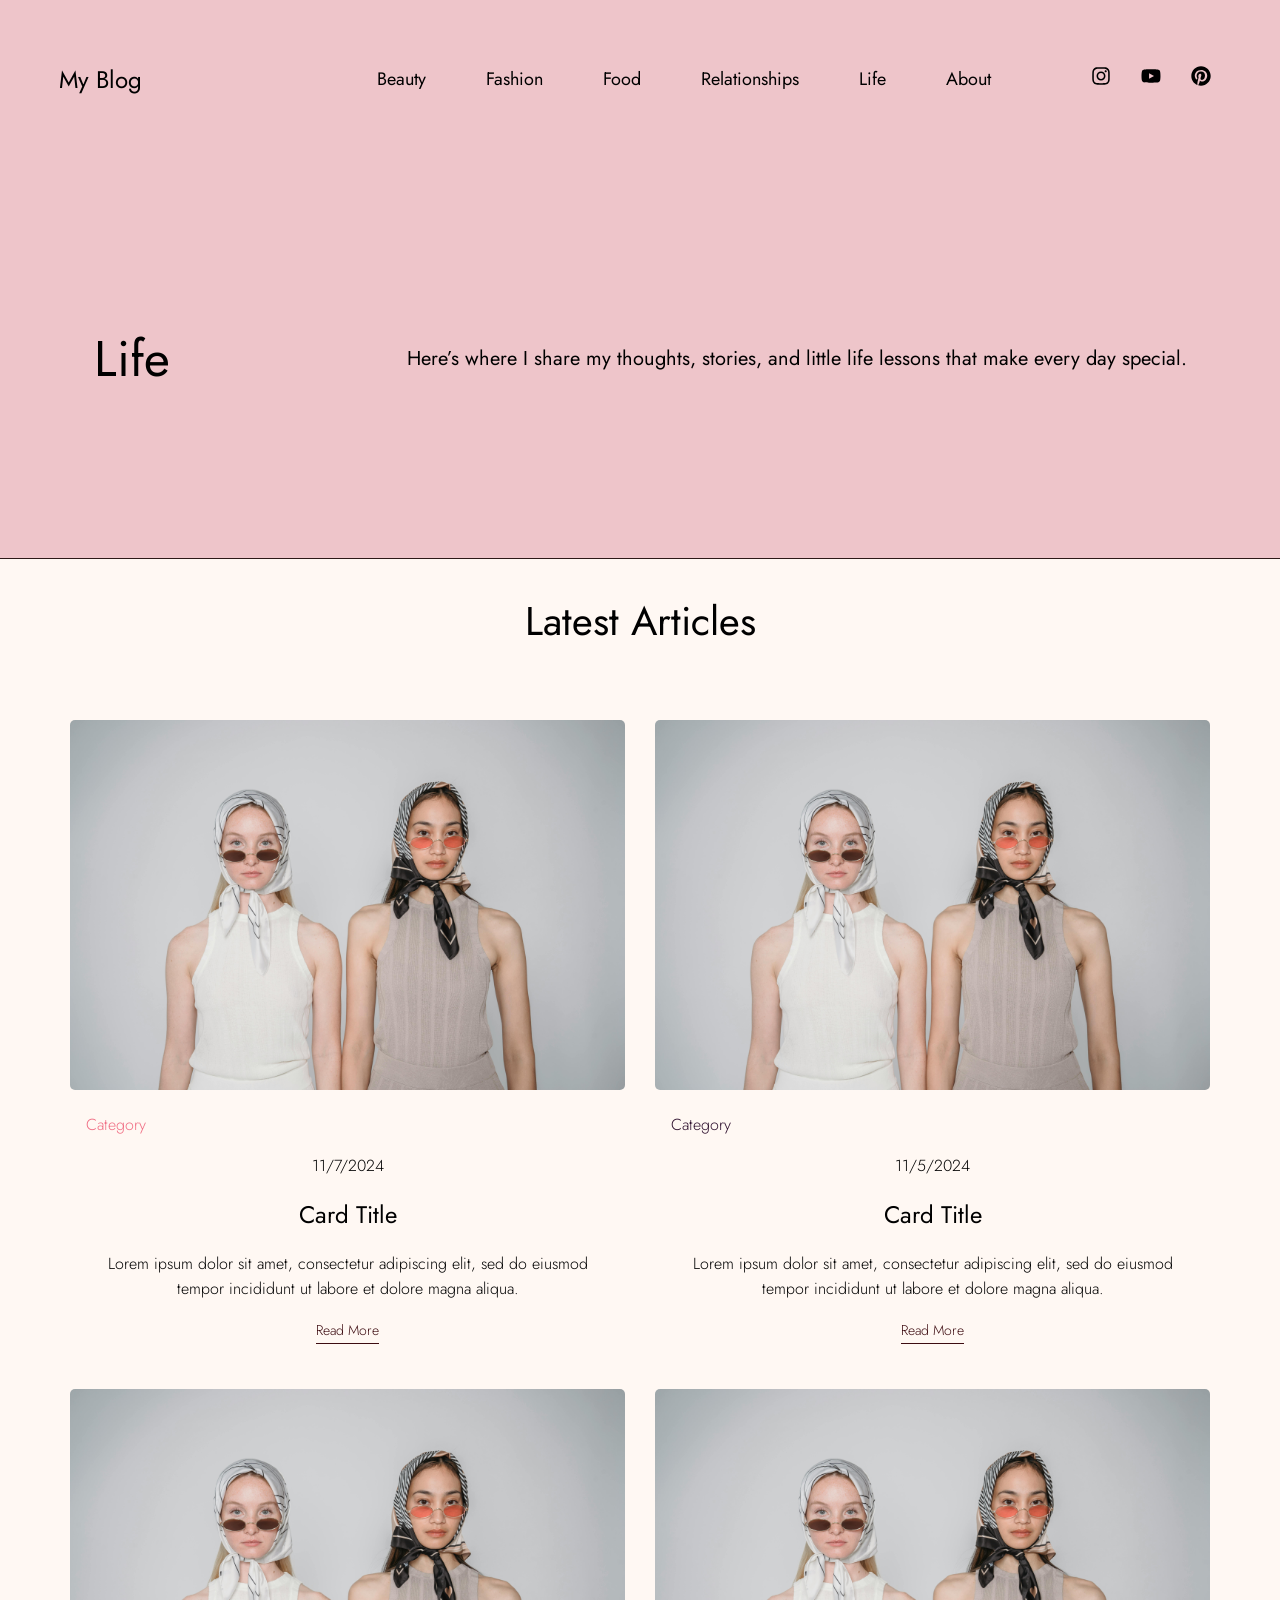
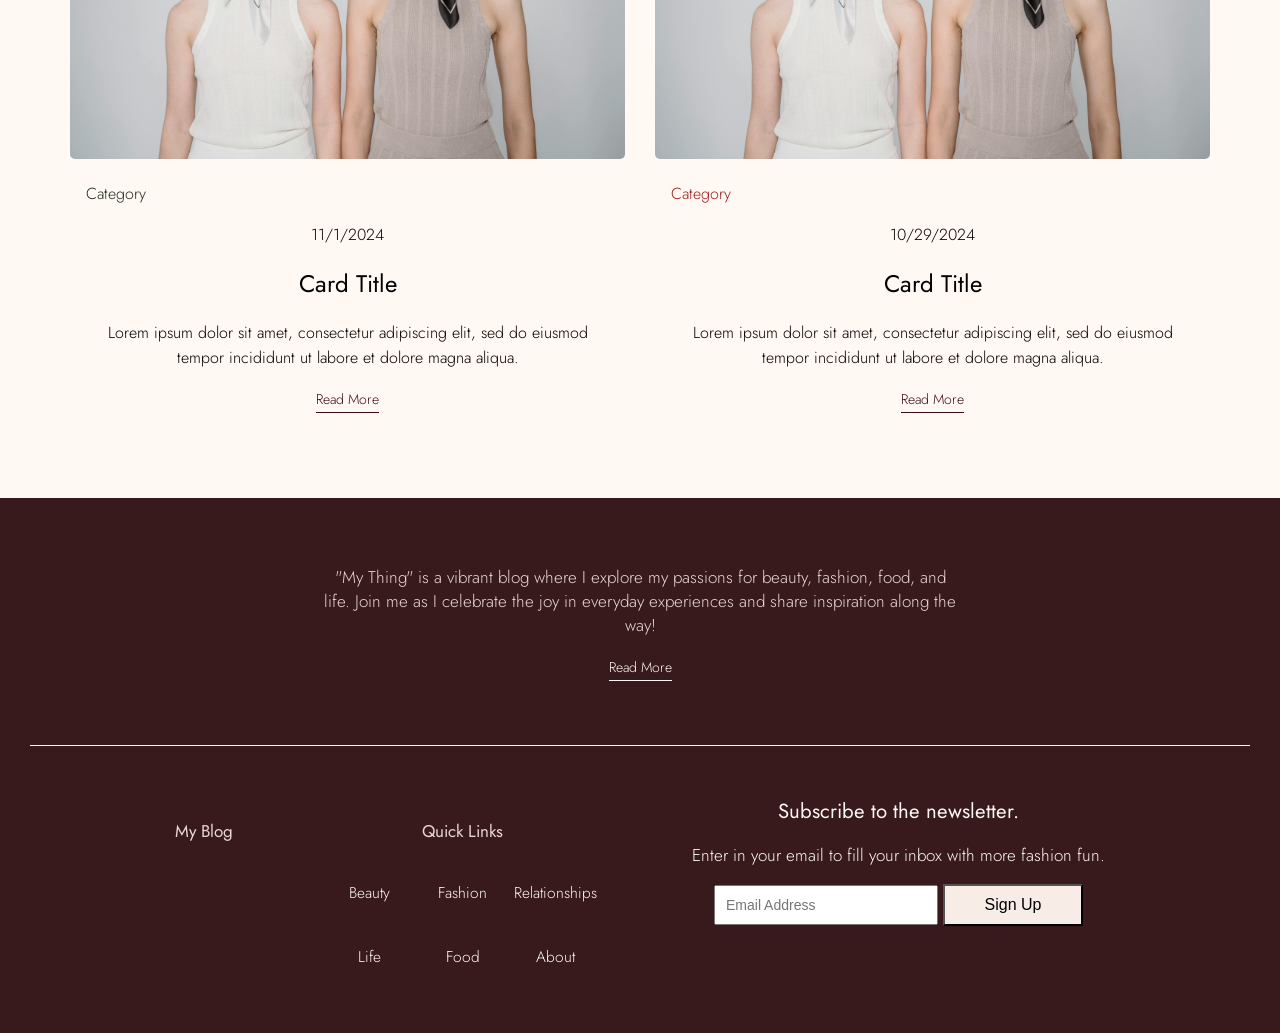
<file: life.html>
<!DOCTYPE html>
<html lang="en">
  <head>
    <meta charset="UTF-8">
    <meta name="viewport" content="width=device-width, initial-scale=1.0">
    <meta http-equiv="X-UA-Compatible" content="ie=edge">
    <title>Fashion Blog</title>
    <link rel="preconnect" href="https://fonts.googleapis.com">
    <link rel="preconnect" href="https://fonts.gstatic.com" crossorigin>
    <link href="https://fonts.googleapis.com/css2?family=DM+Sans:ital,opsz,wght@0,9..40,100..1000;1,9..40,100..1000&family=Geist:wght@100..900&family=Inter:ital,opsz,wght@0,14..32,100..900;1,14..32,100..900&family=Jost:ital,wght@0,100..900;1,100..900&display=swap" rel="stylesheet">
    
    <link rel="preconnect" href="https://fonts.googleapis.com">
    <link rel="preconnect" href="https://fonts.gstatic.com" crossorigin>
    <link href="https://fonts.googleapis.com/css2?family=DM+Sans:ital,opsz,wght@0,9..40,100..1000;1,9..40,100..1000&family=Geist:wght@100..900&family=Inter:ital,opsz,wght@0,14..32,100..900;1,14..32,100..900&family=Jost:ital,wght@0,100..900;1,100..900&family=Poly:ital@0;1&display=swap" rel="stylesheet">
    <!--Google Font Icons-->
    <link rel="stylesheet" href="https://fonts.googleapis.com/css2?family=Material+Symbols+Outlined:opsz,wght,FILL,GRAD@20..48,100..700,0..1,-50..200&icon_names=arrow_forward_ios" />
    <link rel="stylesheet" href="https://cdn.jsdelivr.net/npm/swiper@11/swiper-bundle.min.css">
    <link rel="stylesheet" href="style.css">
  </head>
  <body>

    
    
    <!--OFF SCREEN MENU-->
    <div class="off-screen-menu" id="off-screen-menu" style="z-index: 15;">
      <ul>
        <li><a href="beauty.html">Beauty</a></li>
        <li><a href="fashion.html">Fashion</a></li>
        <li><a href="food.html">Food</a></li>
        <li><a href="relationships.html">Relationships</a></li>
        <li><a href="life.html">Life</a></li>
        <li><a href="#">About</a></li>
      </ul>
      <button class="close-menu" id="close-menu">✕</button>


      <div class="footer-container">
           <div class="footer-social">
            <div class="nl-textbox">
              <h2>Subscribe to the newsletter.</h2>
              <p>Enter in your email to fill your inbox with more fashion fun.</p>
              <form>
                  <input type="email" id="email" placeholder="Email Address"/>
                  <label for="email"></label>
                  <button id="button"><a href="#">Sign Up</a></button>
                </form>
            </div>
           </div>
    </div>
    </div>
            <!--NAVBAR-->
        <nav class="navbar" style="background-color:#eec5ca;">
            <div class="logo"><a href="index.html">My Blog</a></div>
            <button class="hamburger-menu">
             <span></span>
             <span></span>
             <span></span>
            </button>
            
            <ul class="nav-links">
                <li><a href="/beauty.html">Beauty</a></li>
                <li><a href="fashion.html">Fashion</a></li>
                <li><a href="food.html">Food</a></li>
                <li><a href="relationships.html">Relationships</a></li>
                <li><a href="life.html">Life</a></li>
                <li><a href="#">About</a></li>

                <div class="socials-icon">
                    <svg xmlns="http://www.w3.org/2000/svg" viewBox="0 0 448 512" height="20" width="20"><!--!Font Awesome Free 6.6.0 by @fontawesome - https://fontawesome.com License - https://fontawesome.com/license/free Copyright 2024 Fonticons, Inc.--><path d="M224.1 141c-63.6 0-114.9 51.3-114.9 114.9s51.3 114.9 114.9 114.9S339 319.5 339 255.9 287.7 141 224.1 141zm0 189.6c-41.1 0-74.7-33.5-74.7-74.7s33.5-74.7 74.7-74.7 74.7 33.5 74.7 74.7-33.6 74.7-74.7 74.7zm146.4-194.3c0 14.9-12 26.8-26.8 26.8-14.9 0-26.8-12-26.8-26.8s12-26.8 26.8-26.8 26.8 12 26.8 26.8zm76.1 27.2c-1.7-35.9-9.9-67.7-36.2-93.9-26.2-26.2-58-34.4-93.9-36.2-37-2.1-147.9-2.1-184.9 0-35.8 1.7-67.6 9.9-93.9 36.1s-34.4 58-36.2 93.9c-2.1 37-2.1 147.9 0 184.9 1.7 35.9 9.9 67.7 36.2 93.9s58 34.4 93.9 36.2c37 2.1 147.9 2.1 184.9 0 35.9-1.7 67.7-9.9 93.9-36.2 26.2-26.2 34.4-58 36.2-93.9 2.1-37 2.1-147.8 0-184.8zM398.8 388c-7.8 19.6-22.9 34.7-42.6 42.6-29.5 11.7-99.5 9-132.1 9s-102.7 2.6-132.1-9c-19.6-7.8-34.7-22.9-42.6-42.6-11.7-29.5-9-99.5-9-132.1s-2.6-102.7 9-132.1c7.8-19.6 22.9-34.7 42.6-42.6 29.5-11.7 99.5-9 132.1-9s102.7-2.6 132.1 9c19.6 7.8 34.7 22.9 42.6 42.6 11.7 29.5 9 99.5 9 132.1s2.7 102.7-9 132.1z"/></svg>
                    <svg xmlns="http://www.w3.org/2000/svg" viewBox="0 0 576 512" height="20" width="20"><!--!Font Awesome Free 6.6.0 by @fontawesome - https://fontawesome.com License - https://fontawesome.com/license/free Copyright 2024 Fonticons, Inc.--><path d="M549.7 124.1c-6.3-23.7-24.8-42.3-48.3-48.6C458.8 64 288 64 288 64S117.2 64 74.6 75.5c-23.5 6.3-42 24.9-48.3 48.6-11.4 42.9-11.4 132.3-11.4 132.3s0 89.4 11.4 132.3c6.3 23.7 24.8 41.5 48.3 47.8C117.2 448 288 448 288 448s170.8 0 213.4-11.5c23.5-6.3 42-24.2 48.3-47.8 11.4-42.9 11.4-132.3 11.4-132.3s0-89.4-11.4-132.3zm-317.5 213.5V175.2l142.7 81.2-142.7 81.2z"/></svg>
                    <svg xmlns="http://www.w3.org/2000/svg" viewBox="0 0 496 512" height="20" width="20"><!--!Font Awesome Free 6.6.0 by @fontawesome - https://fontawesome.com License - https://fontawesome.com/license/free Copyright 2024 Fonticons, Inc.--><path d="M496 256c0 137-111 248-248 248-25.6 0-50.2-3.9-73.4-11.1 10.1-16.5 25.2-43.5 30.8-65 3-11.6 15.4-59 15.4-59 8.1 15.4 31.7 28.5 56.8 28.5 74.8 0 128.7-68.8 128.7-154.3 0-81.9-66.9-143.2-152.9-143.2-107 0-163.9 71.8-163.9 150.1 0 36.4 19.4 81.7 50.3 96.1 4.7 2.2 7.2 1.2 8.3-3.3 .8-3.4 5-20.3 6.9-28.1 .6-2.5 .3-4.7-1.7-7.1-10.1-12.5-18.3-35.3-18.3-56.6 0-54.7 41.4-107.6 112-107.6 60.9 0 103.6 41.5 103.6 100.9 0 67.1-33.9 113.6-78 113.6-24.3 0-42.6-20.1-36.7-44.8 7-29.5 20.5-61.3 20.5-82.6 0-19-10.2-34.9-31.4-34.9-24.9 0-44.9 25.7-44.9 60.2 0 22 7.4 36.8 7.4 36.8s-24.5 103.8-29 123.2c-5 21.4-3 51.6-.9 71.2C65.4 450.9 0 361.1 0 256 0 119 111 8 248 8s248 111 248 248z"/></svg>
                </div>
            </ul>
           
        </nav>

        <section>
            <div class="page-header-container">
                <h2 class="page-header-title">Life</h2>
                <p class="page-header-caption">Here’s where I share my thoughts, stories, and little life lessons that make every day special.</p>
            </div>
        </section>

        
            <div class="page-content">
                <h2 class="page-content-title">Latest Articles</h2>
            </div>

            <section class="flex-container">
              
              <div class="card">
                <a href="#"><img src="images/image-holder.jpg" alt=""></a>
                  <div class="card-content">
                      <p class="category beauty">Category</p>
                      <p class="date">11/7/2024</p>
                      <a href="blog-post-one.html"><h3>Card Title</h3></a>
                      <p>Lorem ipsum dolor sit amet, consectetur adipiscing elit, sed do eiusmod tempor incididunt ut labore et dolore magna aliqua.</p>
                      <p class="read-more"><a href="#">Read More</a></p>
                    </div>
              </div>
              <div class="card">
                <a href="#"><img src="images/image-holder.jpg" alt=""></a>
                  <div class="card-content">
                    <p class="category fashion">Category</p>
                      <p class="date">11/5/2024</p>
                      <h3>Card Title</h3>
                      <p>Lorem ipsum dolor sit amet, consectetur adipiscing elit, sed do eiusmod tempor incididunt ut labore et dolore magna aliqua.</p>
                      <p class="read-more"><a href="#">Read More</a></p>
                    </div>
              </div>
              
              <div class="card">
                <a href="#"><img src="images/image-holder.jpg" alt=""></a>
                  <div class="card-content">
                    <p class="category life">Category</p>
                      <p class="date">11/1/2024</p>
                      <h3>Card Title</h3>
                      <p>Lorem ipsum dolor sit amet, consectetur adipiscing elit, sed do eiusmod tempor incididunt ut labore et dolore magna aliqua.</p>
                      <p class="read-more"><a href="#">Read More</a></p>
                    </div>
              </div>
              <div class="card">
                <a href="#"><img src="images/image-holder.jpg" alt=""></a>
                  <div class="card-content">
                    <p class="category relationships">Category</p>
                      <p class="date">10/29/2024</p>
                      <h3>Card Title</h3>
                      <p>Lorem ipsum dolor sit amet, consectetur adipiscing elit, sed do eiusmod tempor incididunt ut labore et dolore magna aliqua.</p>
                      <p class="read-more"><a href="#">Read More</a></p>
                    </div>
              </div>
                
      </section>
      
    <!--FOOTER-->
    <footer>
      <div class="footer-container">
          <div class="footer-description">
              <p>"My Thing" is a vibrant blog where I explore my passions for beauty, fashion, food, and life. Join me as I celebrate the joy in everyday experiences and share inspiration along the way!</p>
              <p class="read-more"><a href="#">Read More</a></p>
          </div>

          <div class="footer-content">
             <div class="footer-logo">
              <h4 class="footer-title">My Blog</h4>
             </div>

             <div class="footer-links">
              <h4 class="footer-title">Quick Links</h4>
              <div class="quick-links">
                  <a href="beauty.html"><p>Beauty</p></a>
                  <a href="fashion.html"><p>Fashion</p></a>
                  <a href="relationships.html"><p>Relationships</p></a>
                  <a href="life.html"><p>Life</p></a>
                  <a href="food.html"><p>Food</p></a>
                  <a href="about.html"><p>About</p></a>
              </div>

             </div>

             <div class="footer-social">
              <div class="nl-textbox">
                <h2>Subscribe to the newsletter.</h2>
                <p>Enter in your email to fill your inbox with more fashion fun.</p>
                <form>
                    <input type="email" id="email" placeholder="Email Address"/>
                    <label for="email"></label>
                    <button id="button"><a href="#">Sign Up</a></button>
                  </form>
          
        </div>

             </div>
          </div>
      </div>
      
     </footer>





    <script src="index.js"></script>
    <script src="https://cdn.jsdelivr.net/npm/swiper@11/swiper-bundle.min.js"></script>
  </body>
</html>
</file>
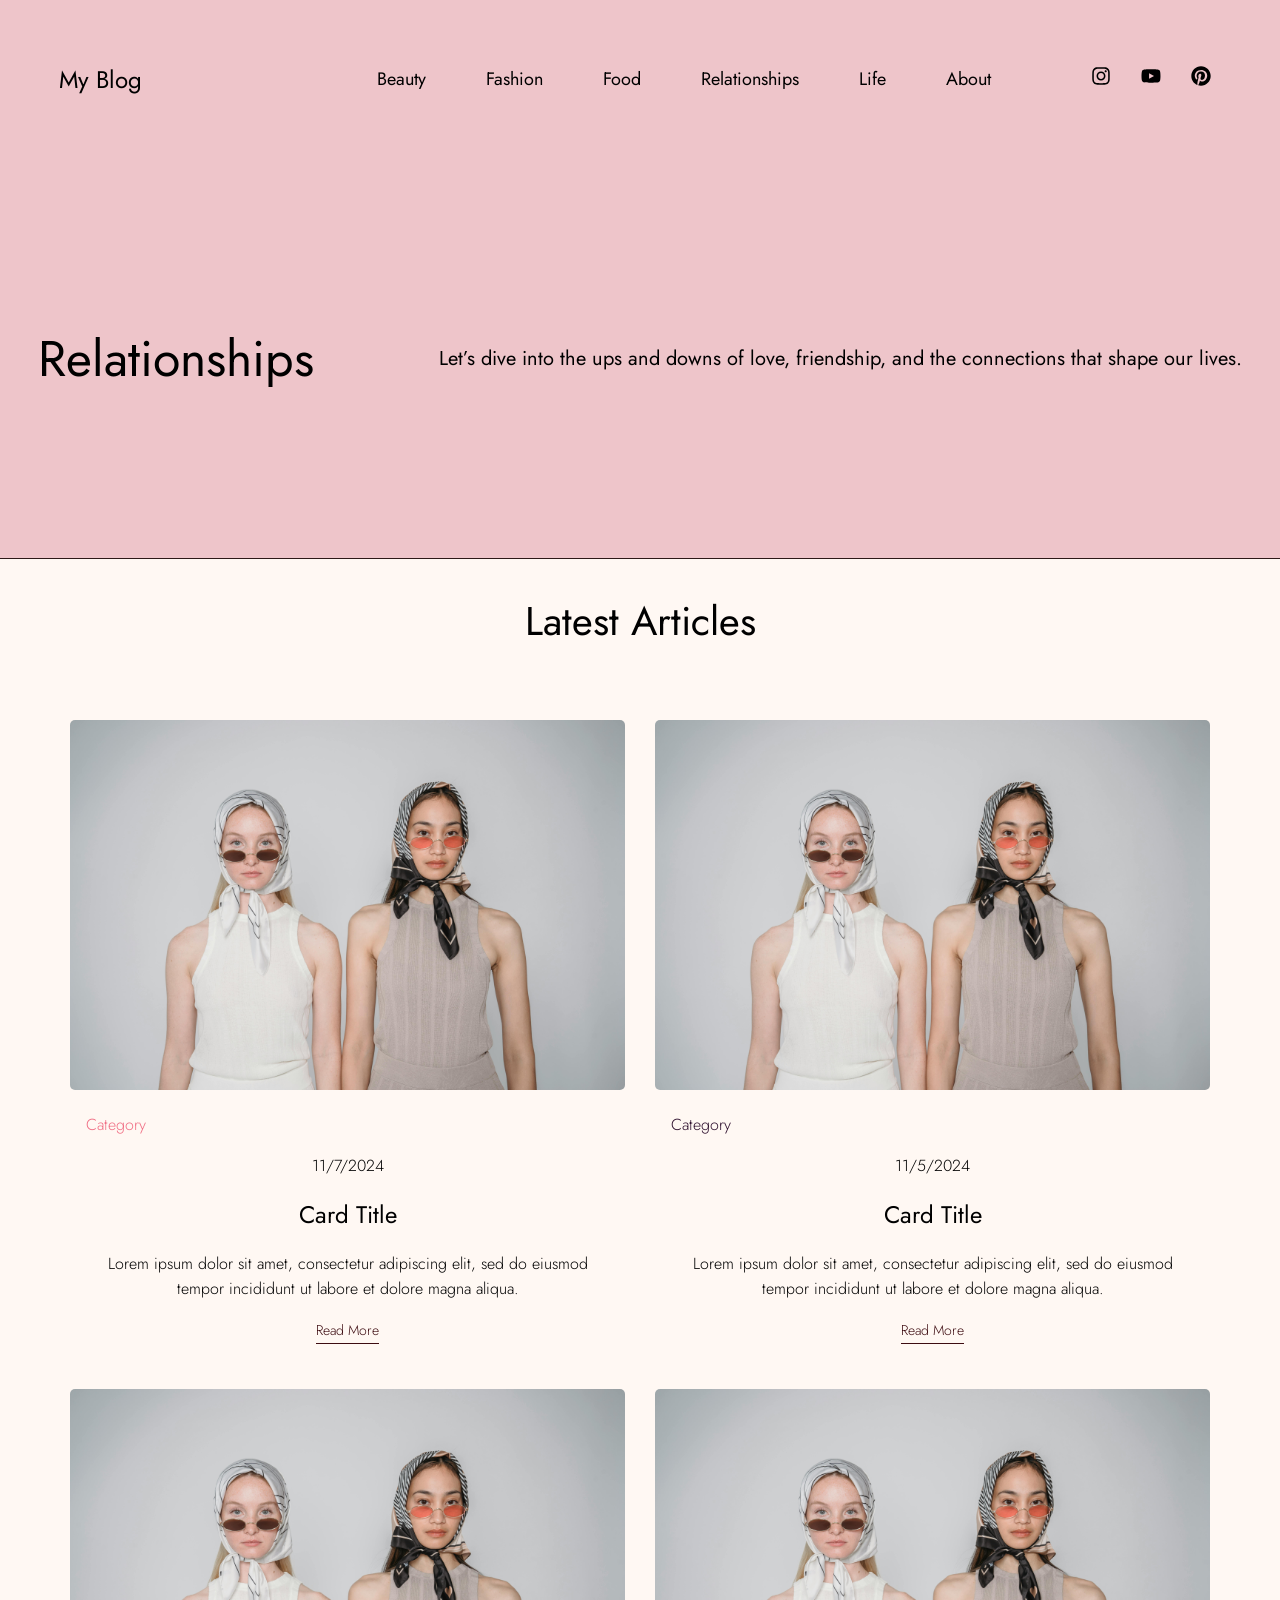
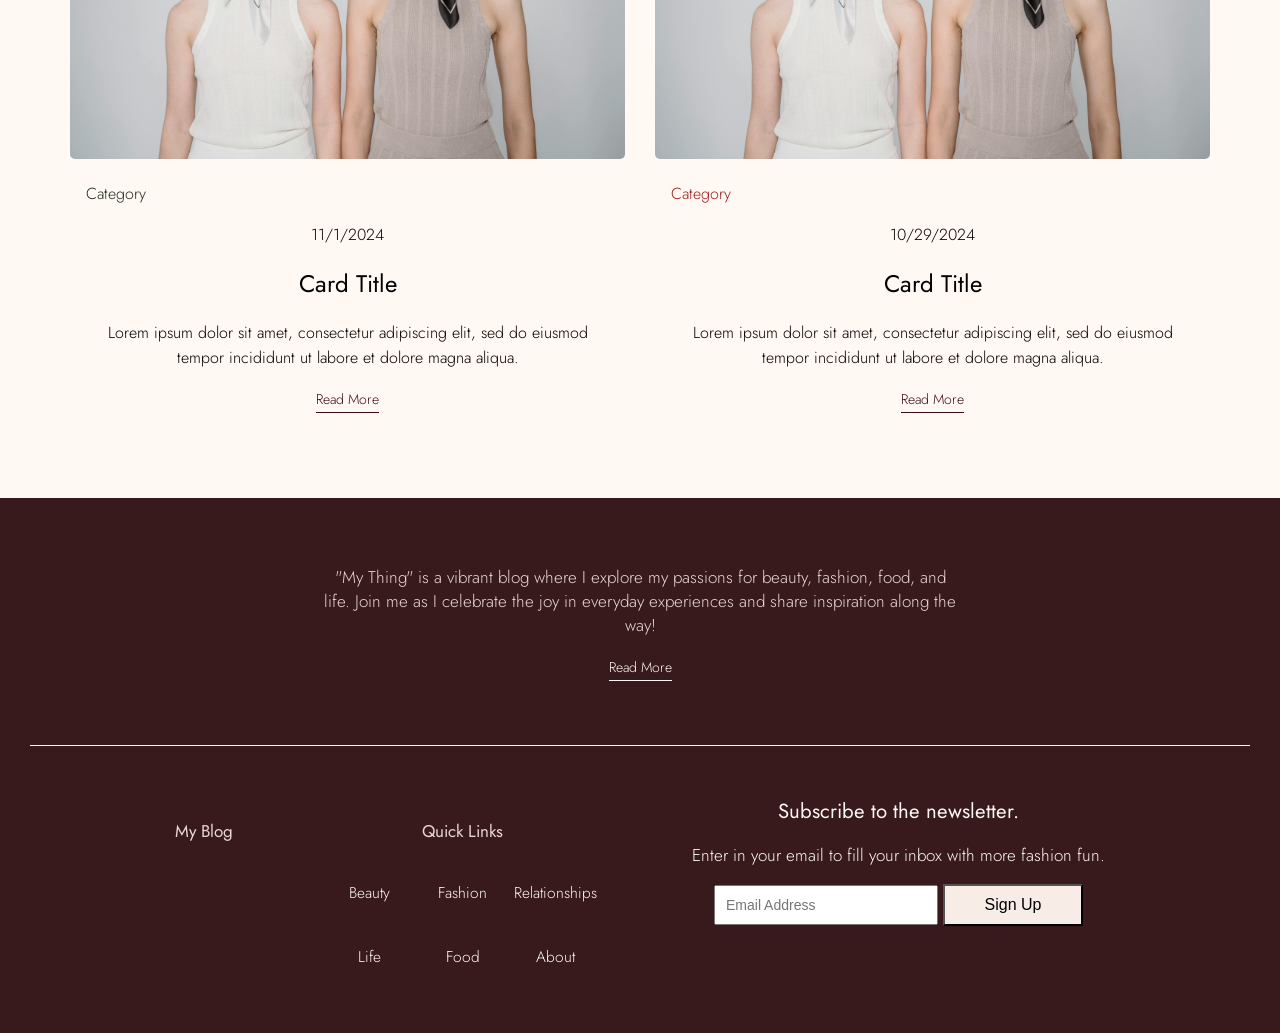
<file: relationships.html>
<!DOCTYPE html>
<html lang="en">
  <head>
    <meta charset="UTF-8">
    <meta name="viewport" content="width=device-width, initial-scale=1.0">
    <meta http-equiv="X-UA-Compatible" content="ie=edge">
    <title>Fashion Blog</title>
    <link rel="preconnect" href="https://fonts.googleapis.com">
    <link rel="preconnect" href="https://fonts.gstatic.com" crossorigin>
    <link href="https://fonts.googleapis.com/css2?family=DM+Sans:ital,opsz,wght@0,9..40,100..1000;1,9..40,100..1000&family=Geist:wght@100..900&family=Inter:ital,opsz,wght@0,14..32,100..900;1,14..32,100..900&family=Jost:ital,wght@0,100..900;1,100..900&display=swap" rel="stylesheet">
    
    <link rel="preconnect" href="https://fonts.googleapis.com">
    <link rel="preconnect" href="https://fonts.gstatic.com" crossorigin>
    <link href="https://fonts.googleapis.com/css2?family=DM+Sans:ital,opsz,wght@0,9..40,100..1000;1,9..40,100..1000&family=Geist:wght@100..900&family=Inter:ital,opsz,wght@0,14..32,100..900;1,14..32,100..900&family=Jost:ital,wght@0,100..900;1,100..900&family=Poly:ital@0;1&display=swap" rel="stylesheet">
    <!--Google Font Icons-->
    <link rel="stylesheet" href="https://fonts.googleapis.com/css2?family=Material+Symbols+Outlined:opsz,wght,FILL,GRAD@20..48,100..700,0..1,-50..200&icon_names=arrow_forward_ios" />
    <link rel="stylesheet" href="https://cdn.jsdelivr.net/npm/swiper@11/swiper-bundle.min.css">
    <link rel="stylesheet" href="style.css">
  </head>
  <body>
 
    <!--OFF SCREEN MENU-->
    <div class="off-screen-menu" id="off-screen-menu" style="z-index: 15;">
      <ul>
        <li><a href="beauty.html">Beauty</a></li>
        <li><a href="fashion.html">Fashion</a></li>
        <li><a href="food.html">Food</a></li>
        <li><a href="relationships.html">Relationships</a></li>
        <li><a href="life.html">Life</a></li>
        <li><a href="#">About</a></li>
      </ul>
      <button class="close-menu" id="close-menu">✕</button>


      <div class="footer-container">
           <div class="footer-social">
            <div class="nl-textbox">
              <h2>Subscribe to the newsletter.</h2>
              <p>Enter in your email to fill your inbox with more fashion fun.</p>
              <form>
                  <input type="email" id="email" placeholder="Email Address"/>
                  <label for="email"></label>
                  <button id="button"><a href="#">Sign Up</a></button>
                </form>
            </div>
           </div>
    </div>
    </div>
            <!--NAVBAR-->
        <nav class="navbar" style="background-color:#eec5ca;">
            <div class="logo"><a href="index.html">My Blog</a></div>
            <button class="hamburger-menu">
             <span></span>
             <span></span>
             <span></span>
            </button>
            
            <ul class="nav-links">
                <li><a href="/beauty.html">Beauty</a></li>
                <li><a href="fashion.html">Fashion</a></li>
                <li><a href="food.html">Food</a></li>
                <li><a href="relationships.html">Relationships</a></li>
                <li><a href="life.html">Life</a></li>
                <li><a href="#">About</a></li>

                <div class="socials-icon">
                    <svg xmlns="http://www.w3.org/2000/svg" viewBox="0 0 448 512" height="20" width="20"><!--!Font Awesome Free 6.6.0 by @fontawesome - https://fontawesome.com License - https://fontawesome.com/license/free Copyright 2024 Fonticons, Inc.--><path d="M224.1 141c-63.6 0-114.9 51.3-114.9 114.9s51.3 114.9 114.9 114.9S339 319.5 339 255.9 287.7 141 224.1 141zm0 189.6c-41.1 0-74.7-33.5-74.7-74.7s33.5-74.7 74.7-74.7 74.7 33.5 74.7 74.7-33.6 74.7-74.7 74.7zm146.4-194.3c0 14.9-12 26.8-26.8 26.8-14.9 0-26.8-12-26.8-26.8s12-26.8 26.8-26.8 26.8 12 26.8 26.8zm76.1 27.2c-1.7-35.9-9.9-67.7-36.2-93.9-26.2-26.2-58-34.4-93.9-36.2-37-2.1-147.9-2.1-184.9 0-35.8 1.7-67.6 9.9-93.9 36.1s-34.4 58-36.2 93.9c-2.1 37-2.1 147.9 0 184.9 1.7 35.9 9.9 67.7 36.2 93.9s58 34.4 93.9 36.2c37 2.1 147.9 2.1 184.9 0 35.9-1.7 67.7-9.9 93.9-36.2 26.2-26.2 34.4-58 36.2-93.9 2.1-37 2.1-147.8 0-184.8zM398.8 388c-7.8 19.6-22.9 34.7-42.6 42.6-29.5 11.7-99.5 9-132.1 9s-102.7 2.6-132.1-9c-19.6-7.8-34.7-22.9-42.6-42.6-11.7-29.5-9-99.5-9-132.1s-2.6-102.7 9-132.1c7.8-19.6 22.9-34.7 42.6-42.6 29.5-11.7 99.5-9 132.1-9s102.7-2.6 132.1 9c19.6 7.8 34.7 22.9 42.6 42.6 11.7 29.5 9 99.5 9 132.1s2.7 102.7-9 132.1z"/></svg>
                    <svg xmlns="http://www.w3.org/2000/svg" viewBox="0 0 576 512" height="20" width="20"><!--!Font Awesome Free 6.6.0 by @fontawesome - https://fontawesome.com License - https://fontawesome.com/license/free Copyright 2024 Fonticons, Inc.--><path d="M549.7 124.1c-6.3-23.7-24.8-42.3-48.3-48.6C458.8 64 288 64 288 64S117.2 64 74.6 75.5c-23.5 6.3-42 24.9-48.3 48.6-11.4 42.9-11.4 132.3-11.4 132.3s0 89.4 11.4 132.3c6.3 23.7 24.8 41.5 48.3 47.8C117.2 448 288 448 288 448s170.8 0 213.4-11.5c23.5-6.3 42-24.2 48.3-47.8 11.4-42.9 11.4-132.3 11.4-132.3s0-89.4-11.4-132.3zm-317.5 213.5V175.2l142.7 81.2-142.7 81.2z"/></svg>
                    <svg xmlns="http://www.w3.org/2000/svg" viewBox="0 0 496 512" height="20" width="20"><!--!Font Awesome Free 6.6.0 by @fontawesome - https://fontawesome.com License - https://fontawesome.com/license/free Copyright 2024 Fonticons, Inc.--><path d="M496 256c0 137-111 248-248 248-25.6 0-50.2-3.9-73.4-11.1 10.1-16.5 25.2-43.5 30.8-65 3-11.6 15.4-59 15.4-59 8.1 15.4 31.7 28.5 56.8 28.5 74.8 0 128.7-68.8 128.7-154.3 0-81.9-66.9-143.2-152.9-143.2-107 0-163.9 71.8-163.9 150.1 0 36.4 19.4 81.7 50.3 96.1 4.7 2.2 7.2 1.2 8.3-3.3 .8-3.4 5-20.3 6.9-28.1 .6-2.5 .3-4.7-1.7-7.1-10.1-12.5-18.3-35.3-18.3-56.6 0-54.7 41.4-107.6 112-107.6 60.9 0 103.6 41.5 103.6 100.9 0 67.1-33.9 113.6-78 113.6-24.3 0-42.6-20.1-36.7-44.8 7-29.5 20.5-61.3 20.5-82.6 0-19-10.2-34.9-31.4-34.9-24.9 0-44.9 25.7-44.9 60.2 0 22 7.4 36.8 7.4 36.8s-24.5 103.8-29 123.2c-5 21.4-3 51.6-.9 71.2C65.4 450.9 0 361.1 0 256 0 119 111 8 248 8s248 111 248 248z"/></svg>
                </div>
            </ul>
           
        </nav>
        <section>
            <div class="page-header-container">
                <h2 class="page-header-title">Relationships</h2>
                <p class="page-header-caption">Let’s dive into the ups and downs of love, friendship, and the connections that shape our lives.</p>
            </div>
        </section>

        
            <div class="page-content">
                <h2 class="page-content-title">Latest Articles</h2>

            </div>

            <section class="flex-container">
              
              <div class="card">
                <a href="#"><img src="images/image-holder.jpg" alt=""></a>
                  <div class="card-content">
                      <p class="category beauty">Category</p>
                      <p class="date">11/7/2024</p>
                      <a href="blog-post-one.html"><h3>Card Title</h3></a>
                      <p>Lorem ipsum dolor sit amet, consectetur adipiscing elit, sed do eiusmod tempor incididunt ut labore et dolore magna aliqua.</p>
                      <p class="read-more"><a href="#">Read More</a></p>
                    </div>
              </div>
              <div class="card">
                <a href="#"><img src="images/image-holder.jpg" alt=""></a>
                  <div class="card-content">
                    <p class="category fashion">Category</p>
                      <p class="date">11/5/2024</p>
                      <h3>Card Title</h3>
                      <p>Lorem ipsum dolor sit amet, consectetur adipiscing elit, sed do eiusmod tempor incididunt ut labore et dolore magna aliqua.</p>
                      <p class="read-more"><a href="#">Read More</a></p>
                    </div>
              </div>
              
              <div class="card">
                <a href="#"><img src="images/image-holder.jpg" alt=""></a>
                  <div class="card-content">
                    <p class="category life">Category</p>
                      <p class="date">11/1/2024</p>
                      <h3>Card Title</h3>
                      <p>Lorem ipsum dolor sit amet, consectetur adipiscing elit, sed do eiusmod tempor incididunt ut labore et dolore magna aliqua.</p>
                      <p class="read-more"><a href="#">Read More</a></p>
                    </div>
              </div>
              <div class="card">
                <a href="#"><img src="images/image-holder.jpg" alt=""></a>
                  <div class="card-content">
                    <p class="category relationships">Category</p>
                      <p class="date">10/29/2024</p>
                      <h3>Card Title</h3>
                      <p>Lorem ipsum dolor sit amet, consectetur adipiscing elit, sed do eiusmod tempor incididunt ut labore et dolore magna aliqua.</p>
                      <p class="read-more"><a href="#">Read More</a></p>
                    </div>
              </div>
           
      </section>
    
    <!--FOOTER-->
    <footer>
      <div class="footer-container">
          <div class="footer-description">
              <p>"My Thing" is a vibrant blog where I explore my passions for beauty, fashion, food, and life. Join me as I celebrate the joy in everyday experiences and share inspiration along the way!</p>
              <p class="read-more"><a href="#">Read More</a></p>
          </div>

          <div class="footer-content">
             <div class="footer-logo">
              <h4 class="footer-title">My Blog</h4>
             </div>

             <div class="footer-links">
              <h4 class="footer-title">Quick Links</h4>
              <div class="quick-links">
                  <a href="beauty.html"><p>Beauty</p></a>
                  <a href="fashion.html"><p>Fashion</p></a>
                  <a href="relationships.html"><p>Relationships</p></a>
                  <a href="life.html"><p>Life</p></a>
                  <a href="food.html"><p>Food</p></a>
                  <a href="about.html"><p>About</p></a>
              </div>

             </div>

             <div class="footer-social">
              <div class="nl-textbox">
                <h2>Subscribe to the newsletter.</h2>
                <p>Enter in your email to fill your inbox with more fashion fun.</p>
                <form>
                    <input type="email" id="email" placeholder="Email Address"/>
                    <label for="email"></label>
                    <button id="button"><a href="#">Sign Up</a></button>
                  </form>
          
        </div>

             </div>
          </div>
      </div>
      
     </footer>




    <script src="index.js"></script>
    <script src="https://cdn.jsdelivr.net/npm/swiper@11/swiper-bundle.min.js"></script>
  </body>
</html>
</file>
<file: style.css>
body{
    box-sizing: border-box;
    padding: 0;
    margin: 0;
    background-color:#FFF8F3;
    font-family: "Jost", sans-serif;
    overflow-x: hidden;
}

h1, h2, h3, h4, h5 {
    font-weight:400;
}

/*OFF SCREEN MENU*/
.off-screen-menu {
background-color:#e2e4ec;
height:100vh;
width:100%;
max-width:300px;
position:fixed;
top:0;
right:-350px;
display:flex;
padding-top:100px;
flex-direction:column;
align-items:left;
font-size:1.5rem;
transition: .3s ease;

}

.off-screen-menu.active {
  right:0;
}

.off-screen-menu ul li {
  list-style-type: none;
  border-bottom: 1px solid #ccc;
}
.off-screen-menu ul li a:hover {
  color:#e0a9a4;
  transition: .5s ease;
}

#off-screen-menu .footer-container {
padding:15px;
height:50vh;
background-color: #e2e4ec;
}

#off-screen-menu .nl-textbox {
color:#3D0C11;
}

/*NAVBAR*/
.navbar {
    display: flex;
    justify-content: space-evenly;
    align-items: center;
    padding-bottom: 50px;
    padding-top:50px;
    transition: opacity 0.2s ease; /* Smooth fading */
    z-index: 10;
    position: sticky;
    top: 0;
    overflow: hidden;
}

.nav-links {
  list-style: none;
  display: flex;
  gap: 20px;
}

.nav-links li {
    display: inline;
    padding:0 20px;
    font-size: large;
}

li a{
    text-decoration: none;
    color:black;
}

.nav-links li a:hover {
    color:#e0a9a4;
    transition: .5s ease;
}

.logo {
    width:200px;
    font-size: x-large;
}

.logo a {
  text-decoration: none;
  color:black;
}

.socials-icon svg{
    padding:0 10px;
}

.socials-icon {
  display: flex;
  gap: 10px;
  padding-left:50px;
}

/* HAMBURGER MENU */
.hamburger-menu {
  display: none;
  font-size: 24px;
  background: none;
  border: none;
  cursor: pointer;
  height:30px;
  width:30px;
  margin-left:auto;
  position:relative;
}

.hamburger-menu span {
  height:2px;
  width:100%;
  background-color: black;
  border-radius:5px;
  position:absolute;
  top:50%;
  left:50%;
  transform:translate(-50%, 50%);
  transition: .3s ease;
}

.hamburger-menu span:nth-child(1) {
  top:25%;
}
.hamburger-menu span:nth-child(3) {
  top:75%;
}

.hamburger-menu.active span:nth-child(1) {
  top:50%;
  transform:translate(-50%, 50%) rotate(45deg);
}

.hamburger-menu.active span:nth-child(2){
  opacity:0;
}

.hamburger-menu.active span:nth-child(3) {
  top:50%;
  transform: translate(-50%, 50%) rotate(-45deg);
}

.close-menu {
  font-size: 24px;
  background: none;
  border: none;
  cursor: pointer;
  display: none; 
  z-index: 101;
  top: -320px;        /* roughly same vertical spacing as navbar */
  right: 0px;  
  position: relative;    /* match the navbar's right padding */
}

/* Navigation links */
.nav-links {
  list-style: none;
  display: flex;
  gap: 20px;
  transition: transform 1s ease-in-out;
}

.nav-links.active {
  display: flex;
}

.hamburger-menu.hidden {
  display: none;
}

/*CATEGORY IDs*/
.category.beauty {
  color:rgb(240, 110, 132);
}

.category.fashion {
  color:rgb(46, 16, 46);
}

.category.life {
  color:rgb(33, 48, 33);
}

.category.relationships {
  color:rgb(161, 31, 31);
}

.category.food {
  color:rgb(34, 34, 68);
}

/*FEATURE CARD*/
.feature-container {
max-width: 1400px;
margin:0 auto;
}

#feature-card {
 display:flex;
 width:100%;
 justify-content: center;
}

#feature-card img {
max-width:60%;
width:100%;
object-fit: cover;
border-radius:5px;
}

#feature-card > .card-content {
  display:flex;
  flex-direction:column;
  align-items: center;
  justify-content: center;
  padding: 50px;
  text-align:center;
  line-height: 10px;
  max-width:40%;
  background-color:#f7ede6;
  border-radius:5px;

}

#feature-card > .card-content  h3 {
     font-size: 32px;
     line-height: 40px;
    
}

/*LATEST SECTION*/
.latest-container {
    display:flex;
    flex-direction: column;
    padding: 0 50px;
    margin:0 auto;
    max-width:1400px;
}

.grid-container {
    display: grid;
    grid-template-columns: repeat(2, 1fr);
    gap: 20px;
    width: 100%;
}

.flex-container-two {
  display: grid;
  grid-template-columns: repeat(2, 1fr);
  gap: 20px;
  width: 100%;
}

.flex-container.card img {
 width:100%;
 height:auto;
}

.latest-container h3 {
    font-size:36px;

}

/*GRID*/
.flex-container {
  display:grid;
  grid-template-columns: 1fr 1fr;
  gap:30px;
  margin:70px;
}

.explore-title {
  text-align: center;
  font-size: 36px;
}

.card img{
    width: 100%;
    max-height: auto;
    object-fit: cover;
    border-radius: 5px;
}

.flex-container > .column > .card img {
    max-width:600px;
    max-height:400px;
    object-fit: cover;
}

.card-content {
    padding: 0 16px;
    text-align:center;
    line-height: 0px;
 }
  
  .card-content a {
    margin-bottom: 8px;
    font-size:large;
    text-decoration: none;
    color:black;
    
  }
  
  .card-content p {
    font-size: 1em;
    color: black;
    line-height: 25px;
    font-weight: 300;
  }

  .card-content h3 {
    font-size: 1.5rem;
    line-height: 25px;
  }

  .category{
    font-size:18px;
    text-align:left;
    text-decoration: none;
    font-weight:300;
  }

   .read-more a {
    font-size:14px;
    border-bottom: 1px solid #3D0C11;
    padding-bottom:3px;
    color:#3D0C11;

   }

  .read-more a:hover{
    color:#e0a9a4;
  }

  .explore-container {
    display:grid;
    grid-template-columns: repeat(3, 1fr);
    gap:30px;
    margin:0 70px;
  }

  /*FAVORITES CONTAINER*/ 
  .fav-container {
   display:flex;
   flex-direction: column;
   justify-content: center;
   align-content: center;
   background-color: #f7ede6;
   margin-top:30px;
  }

  .fav-container h3 {
   text-align: center;
   font-size:30px;
  }


   #loadMore {
     display:flex;
    border:#3D0C11 solid 1px;
    width:100px;
    text-align: center;
    padding:10px;
    margin: auto;
    margin-bottom: 20px;
    cursor:pointer;
   }

   .load-more a {
    text-decoration: none;
    color:black;
   }

   /*SLIDER*/
  .card-slider {
    display: flex;
    justify-content: center;
    align-items: center;
  }

  .fav-card {
    text-align: center;
    padding: 10px;
  }

  .fav-card img {
    width: 100%;
    max-width:300px;
    height: auto;
    transition: transform 300ms;
  }

  .fav-card img:hover {
    transform: translateY(-0.75rem);
  }

  /*SEASONAL SECTION*/
  .seasonal-container {
   display:flex;
   flex-direction: row;
   max-width:100%;
   background-color: #f7ede6;
   margin:100px 0px;
   height:600px;
  }

  .seasonal-title {
    display:flex;
    flex-direction:column;
    justify-content: center;
    width:30%;
    padding:0 50px;
  }

  .seasonal-title h2 {
    font-size:50px;
    text-align:center;

  }

  .seasonal-title p{
    font-size:22px;
    text-align:center;
  }

  .seasonal-content {
     width:70%;
     display:flex;
     justify-content: center;
     align-items: center;
  }

  .slider-container-s {
    position: relative;
    width: 100%;
    overflow: hidden;
  }

  .card-slider-s {
    display: flex;
    transition: transform 0.5s ease;
  }

  .card-s {
    flex: 0 0 50%; 
    padding-right: 10px; /
  }

  .card-s img {
    width: 100%;
    border-radius: 8px;
  }

  button.prev, button.next {
    position: absolute;
    top: 50%;
    transform: translateY(-50%);
    background-color: rgba(0, 0, 0, 0);
    border: none;
    padding: 10px;
    cursor: pointer;
    z-index: 10;
  }
  
  button.prev {
    left: 10px;
  }
  
  button.next {
    right: 10px;
  }
  
  button[disabled] {
    opacity: 0.5;
    cursor: not-allowed;
  }

  .hidden-card {
    display: none;
  }


  /*SUBSCRIBE FORM*/
  .nl-textbox {
    color:#FFF8F3;
    width:100%;
    display: flex;
    justify-content: center;
    flex-direction: column;
    align-items: center;
  }

  .nl-textbox h2 {
    font-size:1.2em;
    margin:0;
  }

  input {
    padding:10px;
    font-size:14px;
    width:200px;
  }

  button {
    padding:10px;
    width:140px;
    font-size:16px;
    background-color: #f7ede6;
  }

  button a {
    text-decoration: none;
    color:black;
  }

/*FOOTER*/
.footer-container {
  display:flex;
  flex-direction: column;
  justify-content: center;
  width:100%;
  background-color: #381a1c;
  color:#EAD7D1;
  font-size:17px;
  font-weight:300;
}

.footer-description {
  text-align:center;
  padding:50px;
  width:50%;
  margin:0 auto;
}
      
.footer-content {
  display:flex;
  flex-direction: row;
  justify-content: space-evenly;
  align-content: center;
  flex-wrap: wrap;
  border-top: 1px solid #FFF8F3;
  padding:50px;
  margin:0 30px;
}

.quick-links {
  display:grid;
  grid-template-columns: 1fr 1fr 1fr;
  gap: 10px;
  font-size: 15.5px;
  text-align: center;
}

.quick-links a {
  text-decoration: none;
  color:#FFF8F3;
}

.footer-title {
  text-align: center;
}

.footer-description .read-more a {
  color:#FFF8F3;
  text-decoration: none;
  border-bottom:#FFF8F3 solid 1px;
}

/*BLOG POSTS*/
.blog-container {
  display:flex;
  justify-content: center;
  margin:0 auto;
  background-color: #FFF8F3;
}

.blog-post {
  background: #FFF8F3;
  padding: 20px;
  max-width: 900px;
  width: 100%;
  text-align: center;
}

.entry-date {
  font-size:16px;
  color:#3b3a3a
}

.blog-post-title {
  font-size:40px;
  margin-top:0;
  margin-bottom:10px;
}

.hero-image img {
   width:100%;
  margin:0 auto;
}

.blog-image img {
  width:100%;
  margin:0 auto;
}

.page-header-container {
  background-color:#eec5ca;
  height:400px;
  display:flex;
 align-items: center;
 justify-content: space-around;
 padding:0px;
 border-bottom: rgb(44, 24, 23) solid 1px;
}

.page-header-title {
  font-size:50px;
  padding-right:50px;
}

.page-header-caption {
  font-size: 20px;
}

.page-content-title {
  text-align: center;
  font-size:40px;
}

/*SUGGESTED POSTS CONTAINER */
.suggested-posts {
  margin-top: 40px;
  padding: 60px;
  background-color: #F6DED8;
  border-radius: 10px;
}

.suggested-posts h2 {
  font-size: 34px;
  margin-bottom: 15px;
  text-align: center;
  padding-bottom:10px;
}

.posts-container-2 {
  display: grid;
  grid-template-columns: repeat(auto-fit, minmax(250px, 1fr));
  gap: 20px;
}

.post-card {
  background-color: #fff;
  border-radius: 8px;
  box-shadow: 0 2px 5px rgba(0, 0, 0, 0.1);
  transition: transform 0.2s;
}

.post-card:hover {
  transform: scale(1.03);
}

.post-card img {
  width: 100%;
  border-radius: 8px 8px 0 0;
}

.post-card h3 {
  padding: 10px;
  font-size: 18px;
}

.post-card a {
  text-decoration: none;
  color: #333;
}

.post-card a:hover {
  color: #007bff;
}



/*COMMENT SECTION */
.comment-section {
  max-width: 600px;
  margin: 30px auto;
  padding: 20px;
  border-radius: 8px;
}

.comment-section h2, .comment-section h3 {
  margin-top: 0;
}

#name-input, #email-input, #comment-input {
  width: 100%;
  margin-bottom: 10px;
  padding: 10px;
  border: 1px solid #ccc;
  border-radius: 5px;
}

#comment-input {
  height: 80px;
}

.comment {
  margin-bottom: 15px;
  padding: 10px;
  border-bottom: 1px solid #d3c2c9;
}

.comment .comment-meta {
  font-size: 0.9em;
  color: #3D0C11;
  margin-bottom: 5px;
  font-weight: bold;
}

/*MEDIA QUERIES*/

  @media (width > 600px) {
    .off-screen-menu, .hamburger-menu span {
      display: none;
    }
  }
  @media (width < 1200px) {
    .feature-container {
    margin:0 50px;
    }
  
  }

  @media (width < 800px) {

    .hamburger-menu {
      display: block; 
    }

    .navbar {
      padding:50px;
    }
  
    .nav-links {
      display: none;
      flex-direction: column;
      position: absolute;
      top: 100%;
      left: 0;
      background: white;
      width: 100%;
      padding: 20px;
      box-shadow: 0 4px 6px rgba(0, 0, 0, 0.1);
      z-index: 1000;
    }
  
    .nav-links.active {
      display: flex;
    }
  
    .close-menu {
      display: block; 
      align-self: flex-end;
    }

    .feature-container {
      margin:0 25px;
    }
    #feature-card {
    flex-direction: column;
    }

    #feature-card img {
      max-width:100%;
    }

    #feature-card > .card-content {
      max-width:100%;
    }

   .flex-container-two {
    grid-template-columns: 1fr;
   }

   .seasonal-container {
    flex-direction: column;
    height: fit-content;
    margin:50px 0;
   }

   .seasonal-title {
    width:100%;
    padding:0;
   }

   .seasonal-content {
    width:100%;
   }

   .flex-container {
    display:grid;
    grid-template-columns: 1fr;
   }
  }

  @media (width < 600px) {
    .grid-container {
      grid-template-columns: 1fr;
     }

     .card-slider {
      display:grid;
      grid-template-columns: 1fr 1fr;
     }

     .comment-section {
      max-width: 300px;
     }

     .nl-textbox form {
      display: flex;
      gap:10px;
      flex-direction: column;
      align-items: center;
     }
     .footer-description {
      width:80%;
     }

  
  }
</file>
